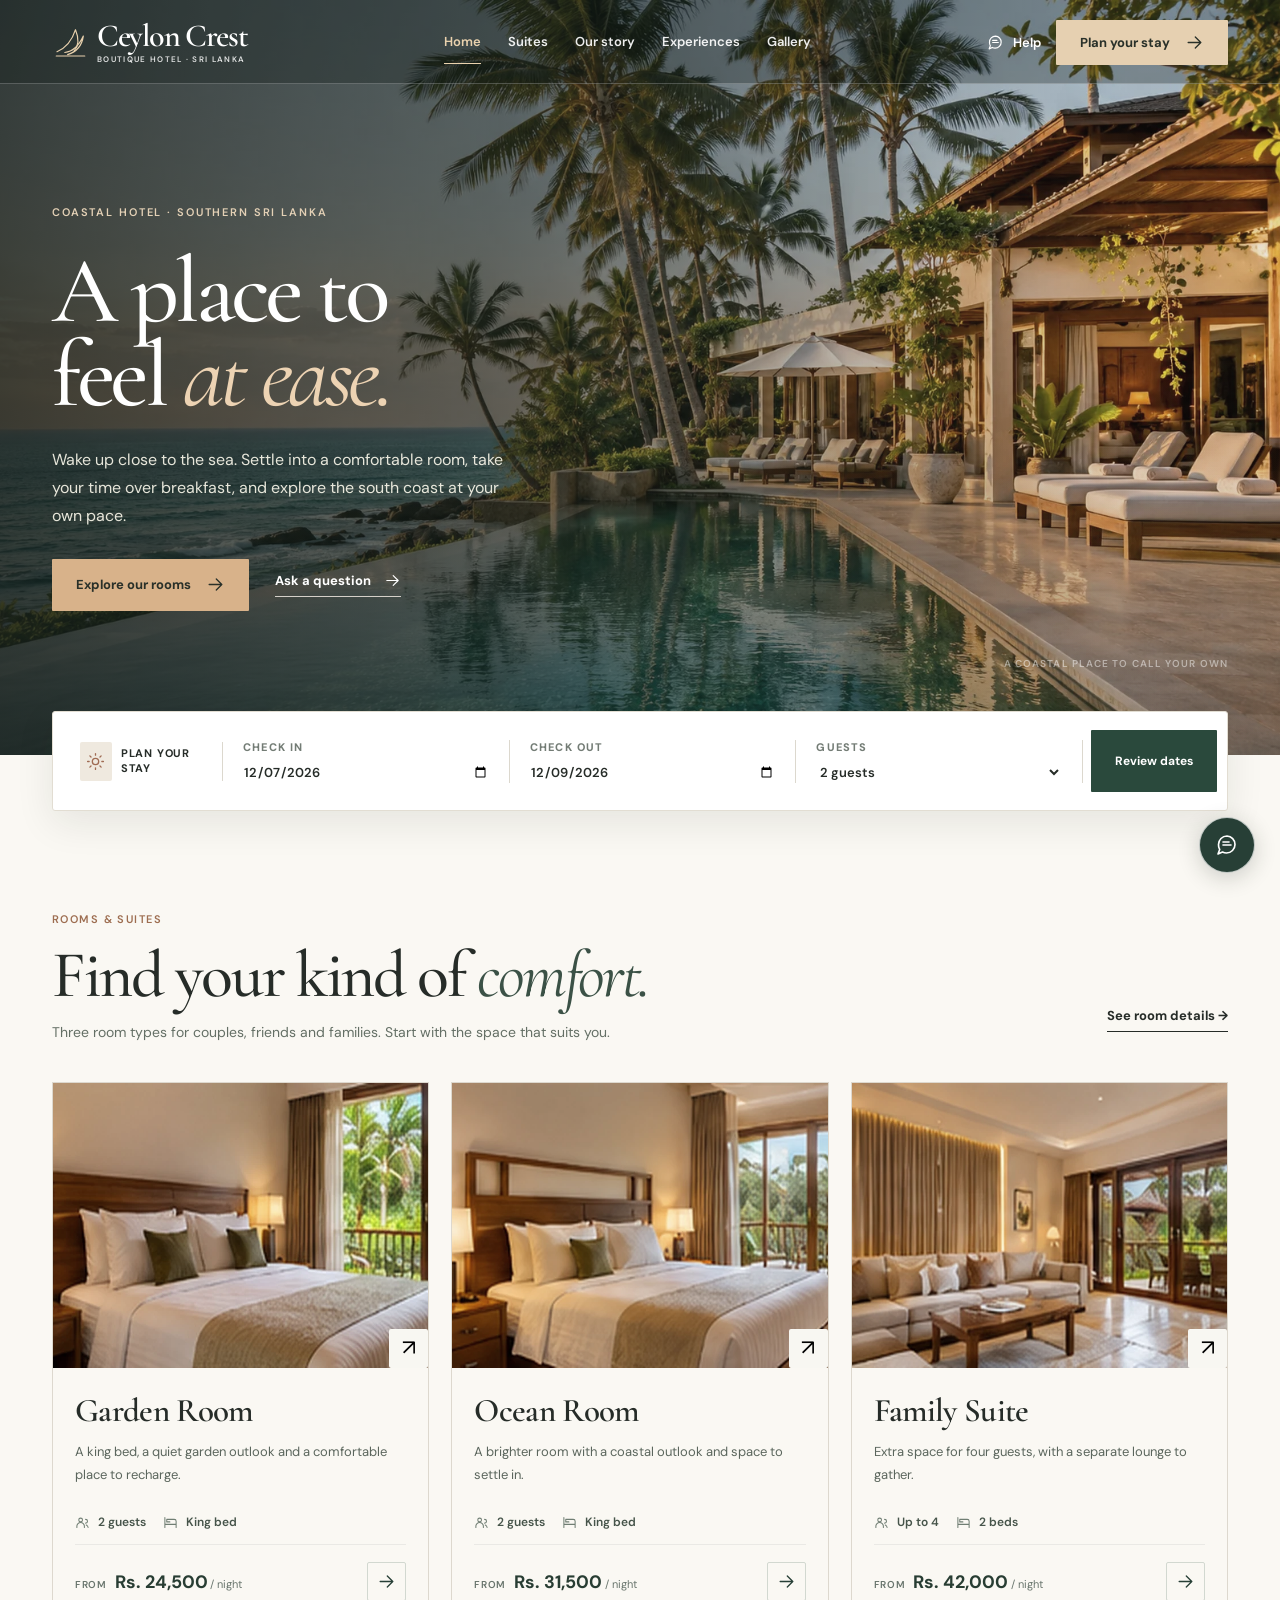
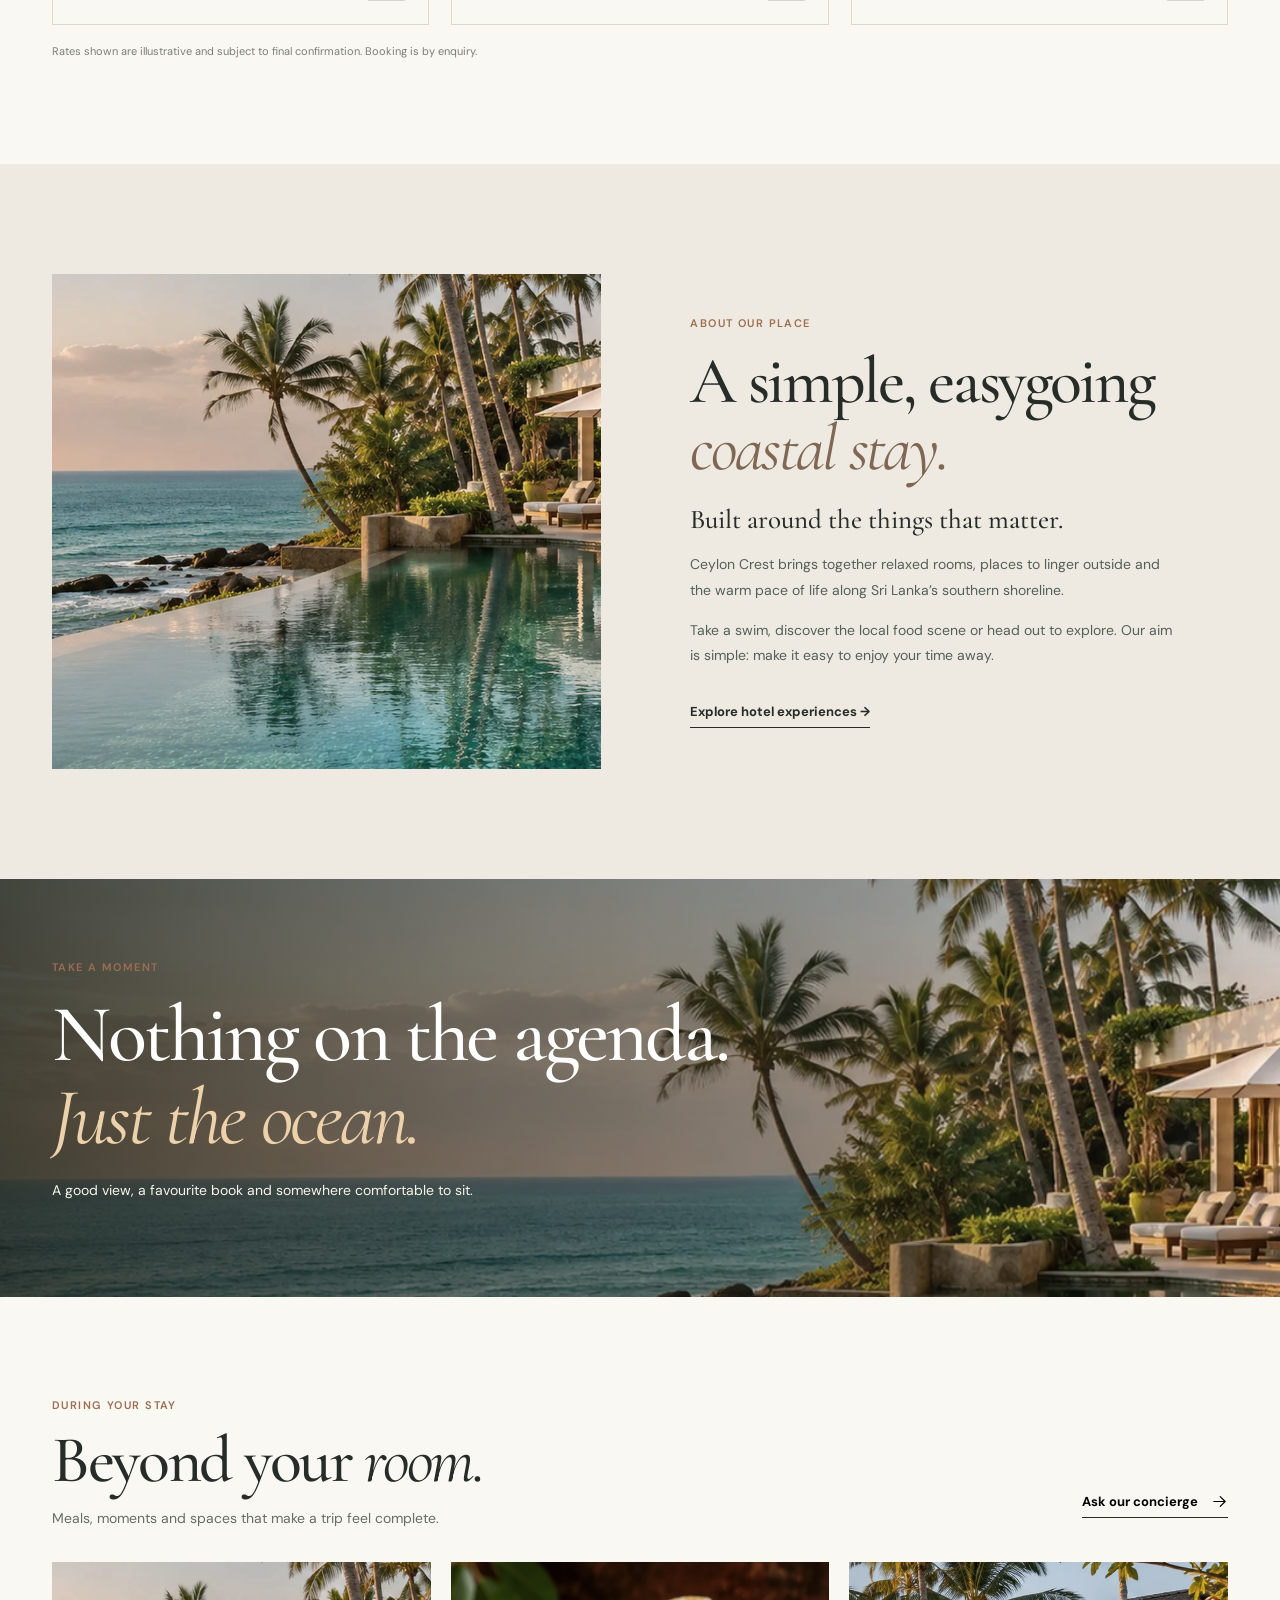
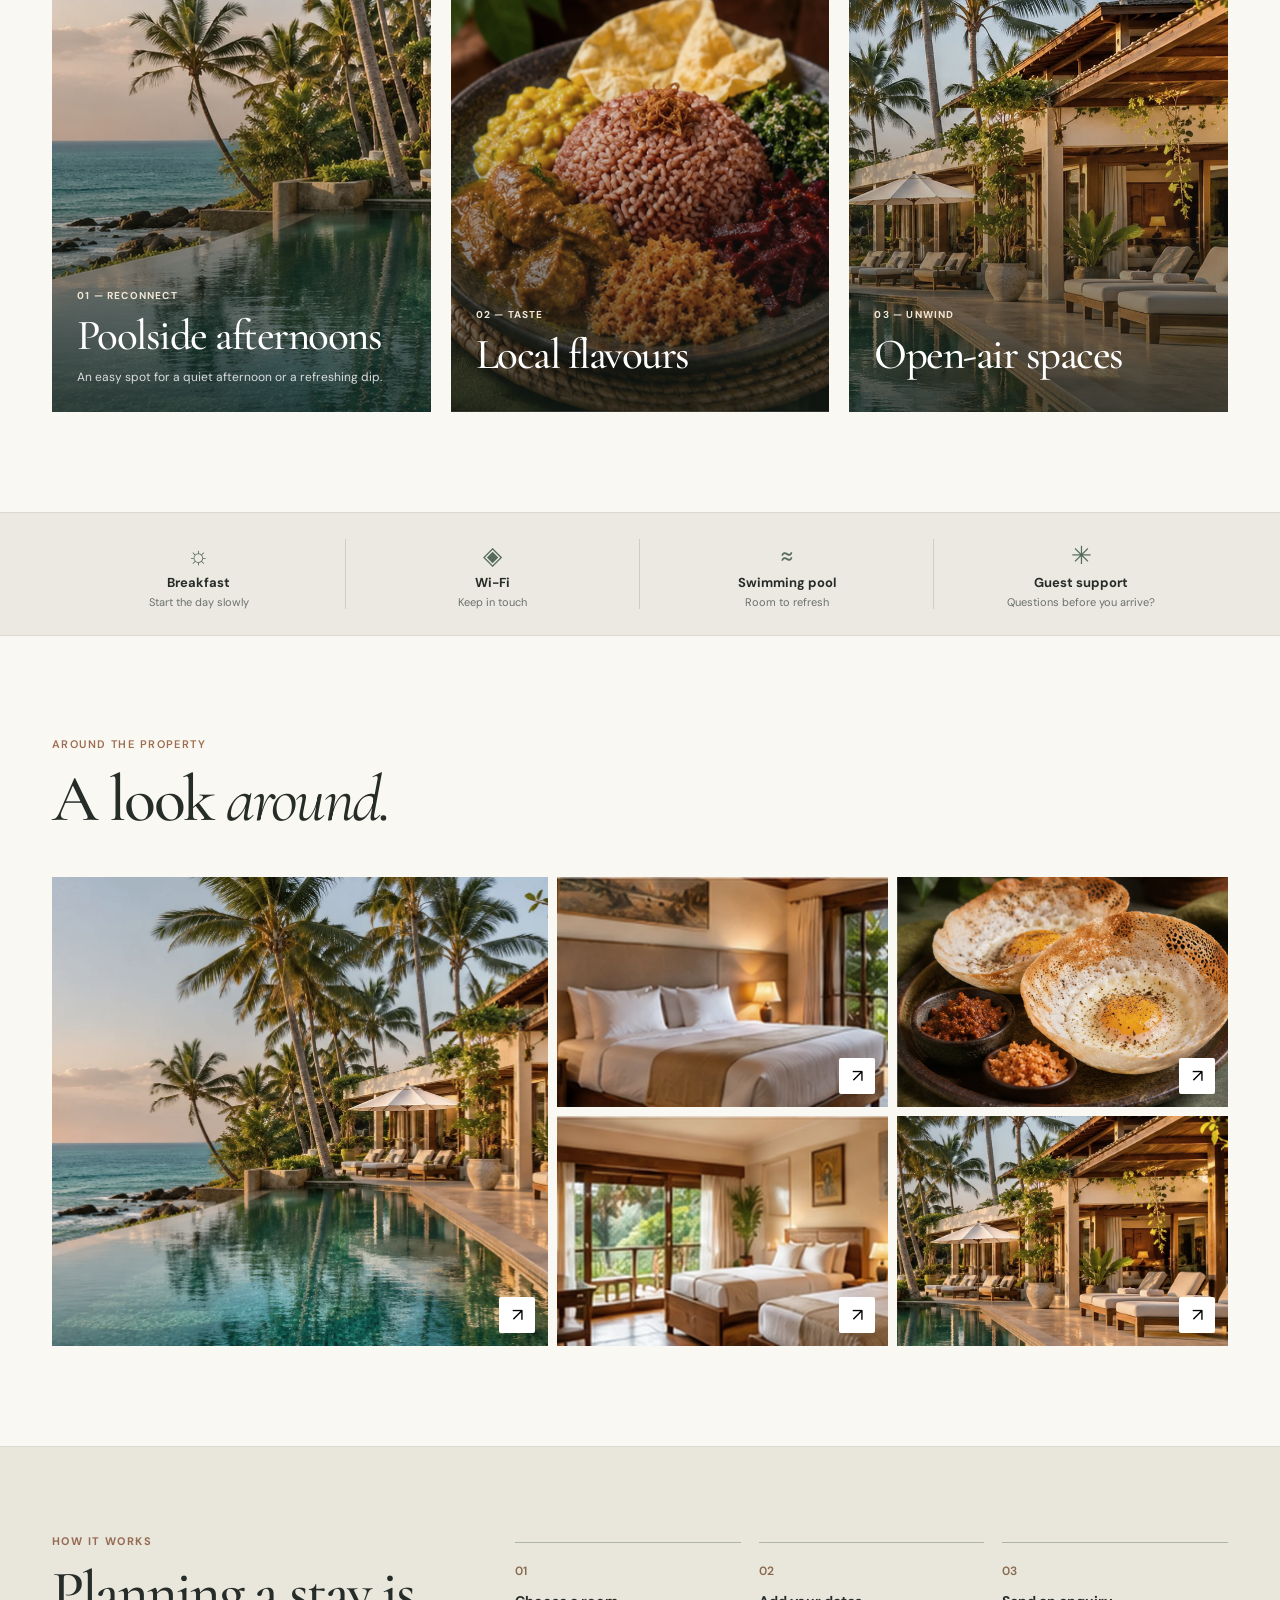
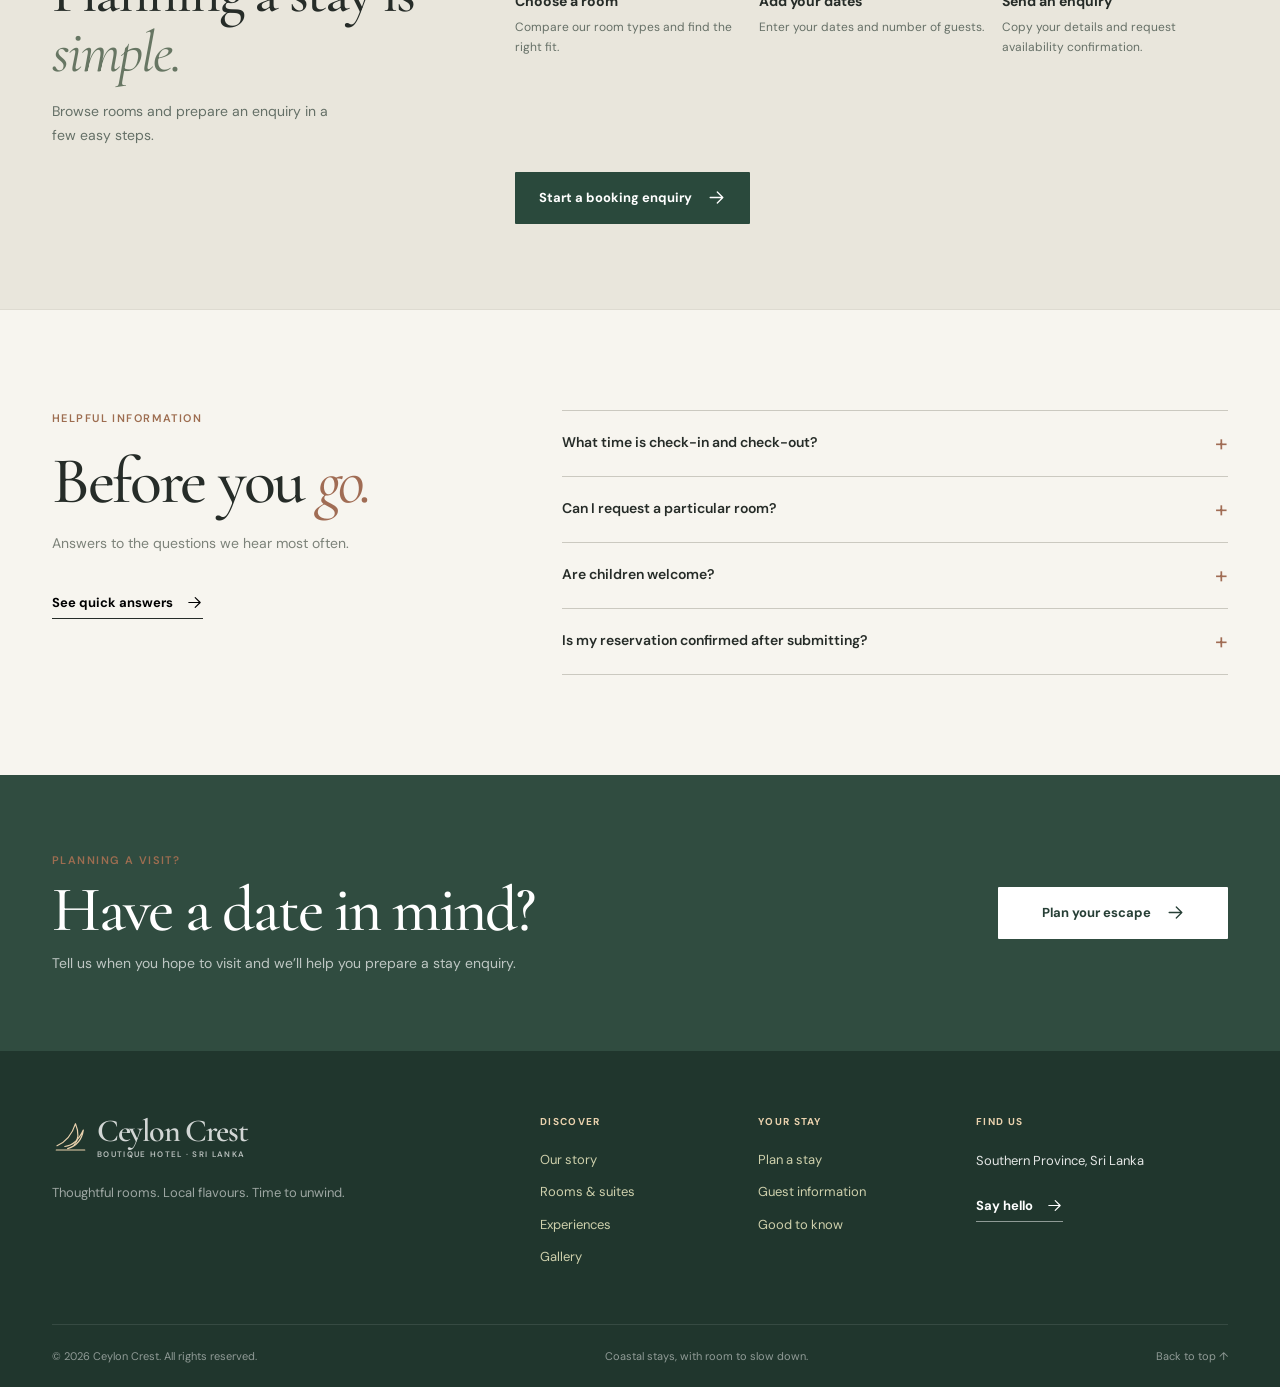
<file: index.html>
<!DOCTYPE html>

<html lang="en">
<head>
<meta charset="utf-8"/>
<meta content="width=device-width, initial-scale=1" name="viewport"/>
<meta content="#173e36" name="theme-color"/>
<meta content="Discover coastal rooms, island dining and thoughtful stays at Ceylon Crest. Browse room details and prepare a booking enquiry." name="description"/>
<title>Ceylon Crest — Coastal Boutique Stay | Sri Lanka</title>
<link href="assets/favicon.svg" rel="icon" type="image/svg+xml"/>
<link href="https://fonts.googleapis.com" rel="preconnect"/>
<link crossorigin="" href="https://fonts.gstatic.com" rel="preconnect"/>
<link href="https://fonts.googleapis.com/css2?family=Cormorant+Garamond:wght@400;500;600;700&amp;family=DM+Sans:wght@400;500;600;700&amp;family=Manrope:wght@400;500;600;700;800&amp;display=swap" rel="stylesheet"/>
<link href="assets/css/style.css" rel="stylesheet"/>
<link href="assets/css/editorial.css" rel="stylesheet"/>
<script defer="" src="assets/js/app.js"></script>
</head>
<body data-page="home">
<a class="skip-link" href="#main">Skip to content</a>
<svg aria-hidden="true" class="sprite" xmlns="http://www.w3.org/2000/svg"><symbol id="ico-arrow" viewbox="0 0 24 24"><path d="M4 12h16m-7-7 7 7-7 7"></path></symbol><symbol id="ico-calendar" viewbox="0 0 24 24"><rect height="16" rx="2" width="18" x="3" y="5"></rect><path d="M8 3v4m8-4v4M3 10h18"></path></symbol><symbol id="ico-people" viewbox="0 0 24 24"><circle cx="9" cy="8" r="3"></circle><path d="M3 20v-2a6 6 0 0 1 12 0v2M17 7a3 3 0 0 1 0 6m1 3a5 5 0 0 1 3 4"></path></symbol><symbol id="ico-bed" viewbox="0 0 24 24"><path d="M3 4v16m18-9v9M3 15h18M6 11V7h12a3 3 0 0 1 3 3v5M6 11h5"></path></symbol><symbol id="ico-sun" viewbox="0 0 24 24"><circle cx="12" cy="12" r="4"></circle><path d="M12 2v2m0 16v2M2 12h2m16 0h2M4.9 4.9l1.4 1.4m11.4 11.4 1.4 1.4M19.1 4.9l-1.4 1.4M6.3 17.7l-1.4 1.4"></path></symbol><symbol id="ico-message" viewbox="0 0 24 24"><path d="M20 11.5a8.5 8.5 0 0 1-8.5 8.5 9 9 0 0 1-4-1L3 21l1.7-4.5a9 9 0 0 1-1.2-5A8.5 8.5 0 0 1 12 3a8.5 8.5 0 0 1 8 8.5Z"></path><path d="M8 12h8M8 9h6"></path></symbol><symbol id="ico-check" viewbox="0 0 24 24"><path d="m5 12 4 4L19 6"></path></symbol><symbol id="ico-close" viewbox="0 0 24 24"><path d="M5 5l14 14M19 5 5 19"></path></symbol><symbol id="ico-menu" viewbox="0 0 24 24"><path d="M3 7h18M3 12h18M3 17h18"></path></symbol><symbol id="ico-spark" viewbox="0 0 24 24"><path d="m12 2 2 8 8 2-8 2-2 8-2-8-8-2 8-2 2-8Z"></path></symbol><symbol id="ico-down" viewbox="0 0 24 24"><path d="m5 9 7 7 7-7"></path></symbol><symbol id="ico-location" viewbox="0 0 24 24"><path d="M20 10c0 5-8 12-8 12S4 15 4 10a8 8 0 1 1 16 0Z"></path><circle cx="12" cy="10" r="2.5"></circle></symbol><symbol id="ico-clock" viewbox="0 0 24 24"><circle cx="12" cy="12" r="9"></circle><path d="M12 6v6l4 2"></path></symbol><symbol id="ico-mail" viewbox="0 0 24 24"><rect height="14" rx="2" width="18" x="3" y="5"></rect><path d="m4 6 8 7 8-7"></path></symbol><symbol id="ico-star" viewbox="0 0 24 24"><path d="m12 2 3 6 7 1-5 5 1.3 7L12 17.5 5.7 21 7 14 2 9l7-1 3-6Z"></path></symbol></svg>
<header class="site-header" id="site-header">
<div class="container header-inner">
<a aria-label="Ceylon Crest home" class="brand" href="index.html">
<span aria-hidden="true" class="brand-mark"><svg viewbox="0 0 52 52"><path d="M7 39c12-5 21-15 26-31 5 12 5 22-2 30"></path><path d="M18 40c12-1 20-10 26-23-2 14-9 22-22 26"></path><path d="M6 45h40"></path></svg></span>
<span class="brand-copy"><strong>Ceylon Crest</strong><small>BOUTIQUE HOTEL · SRI LANKA</small></span>
</a>
<nav aria-label="Main navigation" class="desktop-nav"><a class="active" href="#home">Home</a><a href="#rooms">Suites</a><a href="#story">Our story</a><a href="#experiences">Experiences</a><a href="#gallery">Gallery</a></nav>
<div class="nav-actions"><button class="text-nav-btn js-chat-open" type="button"><svg class="icon"><use href="#ico-message"></use></svg> Help</button><button class="button button-brass button-small js-book-open" type="button">Plan your stay <svg class="icon"><use href="#ico-arrow"></use></svg></button></div>
<button aria-controls="mobile-nav" aria-expanded="false" aria-label="Open menu" class="menu-toggle" type="button"><svg class="icon"><use href="#ico-menu"></use></svg></button>
</div>
<nav aria-label="Mobile navigation" class="mobile-nav" hidden="" id="mobile-nav"><a href="#home">Home</a><a href="#rooms">Rooms &amp; suites</a><a href="#story">Our story</a><a href="#experiences">Experiences</a><a href="#gallery">Gallery</a><button class="js-book-open" type="button">Book your stay <span>↗</span></button></nav>
</header>
<main id="main">
<section aria-labelledby="hero-title" class="hero" id="home">
<div aria-label="Coastal infinity pool and palm-fringed boutique hotel overlooking the sea" class="hero-media" role="img"></div>
<div class="hero-shade"></div>
<div class="container hero-inner"><div class="hero-copy reveal">
<div class="eyebrow eyebrow-light">COASTAL HOTEL · SOUTHERN SRI LANKA</div>
<h1 id="hero-title">A place to<br/>feel <em>at ease.</em></h1>
<p>Wake up close to the sea. Settle into a comfortable room, take your time over breakfast, and explore the south coast at your own pace.</p>
<div class="hero-links"><a class="button button-brass" href="#rooms">Explore our rooms <svg class="icon"><use href="#ico-arrow"></use></svg></a><button class="underlined-link light js-chat-open" type="button">Ask a question <svg class="icon"><use href="#ico-arrow"></use></svg></button></div>
</div></div>
<div aria-hidden="true" class="hero-corner-label">A COASTAL PLACE TO CALL YOUR OWN</div></section>
<section aria-label="Find a room" class="booking-strip-section">
<div class="container"><form class="booking-strip" id="quick-search">
<div class="strip-intro"><span class="strip-intro-icon"><svg class="icon"><use href="#ico-sun"></use></svg></span><span>PLAN YOUR STAY</span></div>
<label class="strip-field" for="quick-in"><span>CHECK IN</span><input id="quick-in" name="checkin" required="" type="date"/></label>
<label class="strip-field" for="quick-out"><span>CHECK OUT</span><input id="quick-out" name="checkout" required="" type="date"/></label>
<label class="strip-field" for="quick-guests"><span>GUESTS</span><select id="quick-guests" name="guests"><option value="1">1 guest</option><option selected="" value="2">2 guests</option><option value="3">3 guests</option><option value="4">4 guests</option><option value="5">5 guests</option><option value="6">6 guests</option></select></label>
<button class="button button-green strip-submit" type="submit">Review dates</button>
</form></div>
</section><section class="rooms-section section-pad" id="rooms"><div class="container"><div class="section-heading split-heading"><div><div class="eyebrow">ROOMS &amp; SUITES</div><h2>Find your kind of <em>comfort.</em></h2><p>Three room types for couples, friends and families. Start with the space that suits you.</p></div><a class="underlined-link" href="rooms.html">See room details →</a></div>
<div class="room-grid">
<article class="room-card reveal"><div class="room-card-image"><img alt="King bed and green tropical views in Garden Room" decoding="async" loading="eager" src="assets/images/room-garden.webp"/><button aria-label="View Garden Room details" class="room-view js-room-detail" data-room="garden" type="button">↗</button></div><div class="room-content"><div class="room-top"><h3>Garden Room</h3></div><p>A king bed, a quiet garden outlook and a comfortable place to recharge.</p><div class="room-meta"><span><svg class="icon"><use href="#ico-people"></use></svg> 2 guests</span><span><svg class="icon"><use href="#ico-bed"></use></svg> King bed</span></div><div class="room-bottom"><span>FROM <strong>Rs. 24,500</strong> <small>/ night</small></span><button aria-label="Enquire about Garden Room" class="link-arrow js-room-book" data-room="garden" type="button"><svg class="icon"><use href="#ico-arrow"></use></svg></button></div></div></article>
<article class="room-card reveal"><div class="room-card-image"><img alt="Sunlit Ocean Room with soft neutral bedding and terrace" decoding="async" loading="eager" src="assets/images/room-ocean.webp"/><button aria-label="View Ocean Room details" class="room-view js-room-detail" data-room="ocean" type="button">↗</button></div><div class="room-content"><div class="room-top"><h3>Ocean Room</h3></div><p>A brighter room with a coastal outlook and space to settle in.</p><div class="room-meta"><span><svg class="icon"><use href="#ico-people"></use></svg> 2 guests</span><span><svg class="icon"><use href="#ico-bed"></use></svg> King bed</span></div><div class="room-bottom"><span>FROM <strong>Rs. 31,500</strong> <small>/ night</small></span><button aria-label="Enquire about Ocean Room" class="link-arrow js-room-book" data-room="ocean" type="button"><svg class="icon"><use href="#ico-arrow"></use></svg></button></div></div></article>
<article class="room-card reveal"><div class="room-card-image"><img alt="Open plan suite with lounge and doors leading onto balcony" decoding="async" loading="eager" src="assets/images/room-suite.webp"/><button aria-label="View Family Suite details" class="room-view js-room-detail" data-room="family" type="button">↗</button></div><div class="room-content"><div class="room-top"><h3>Family Suite</h3></div><p>Extra space for four guests, with a separate lounge to gather.</p><div class="room-meta"><span><svg class="icon"><use href="#ico-people"></use></svg> Up to 4</span><span><svg class="icon"><use href="#ico-bed"></use></svg> 2 beds</span></div><div class="room-bottom"><span>FROM <strong>Rs. 42,000</strong> <small>/ night</small></span><button aria-label="Enquire about Family Suite" class="link-arrow js-room-book" data-room="family" type="button"><svg class="icon"><use href="#ico-arrow"></use></svg></button></div></div></article>
</div><div class="rooms-footnote"><span>Rates shown are illustrative and subject to final confirmation. Booking is by enquiry.</span></div>
</div></section>
<section class="intro-section section-pad" id="story"><div class="container intro-grid">
<div class="intro-image-stack reveal"><div class="intro-main-photo"><img alt="Palm-lined terrace beside the infinity pool" decoding="async" loading="eager" src="assets/images/pool-terrace.webp"/></div><div class="intro-small-photo"><img alt="Sri Lankan rice and curry lovingly prepared" decoding="async" loading="eager" src="assets/images/island-dining.webp"/></div></div>
<div class="intro-copy reveal"><div class="eyebrow">ABOUT OUR PLACE</div><h2>A simple, easygoing<br/><em>coastal stay.</em></h2><p class="lead">Built around the things that matter.</p><p>Ceylon Crest brings together relaxed rooms, places to linger outside and the warm pace of life along Sri Lanka’s southern shoreline.</p><p>Take a swim, discover the local food scene or head out to explore. Our aim is simple: make it easy to enjoy your time away.</p><a class="underlined-link" href="#experiences">Explore hotel experiences →</a></div>
</div></section>
<section aria-label="Our philosophy" class="fullbleed-quote"><img alt="Calm blue Indian Ocean at sunset" decoding="async" loading="eager" src="assets/images/ocean-view.webp"/><div class="fullbleed-shade"></div><div class="container"><span class="eyebrow eyebrow-light">TAKE A MOMENT</span><h2>Nothing on the agenda.<br/><em>Just the ocean.</em></h2><p>A good view, a favourite book and somewhere comfortable to sit.</p></div></section>
<section class="experiences-section section-pad" id="experiences"><div class="container"><div class="section-heading split-heading"><div><div class="eyebrow">DURING YOUR STAY</div><h2>Beyond your <em>room.</em></h2><p>Meals, moments and spaces that make a trip feel complete.</p></div><button class="underlined-link js-chat-open" type="button">Ask our concierge <svg class="icon"><use href="#ico-arrow"></use></svg></button></div>
<div class="experience-grid"><article class="exp-card exp-tall reveal"><img alt="Infinity pool by the ocean" decoding="async" loading="eager" src="assets/images/pool-terrace.webp"/><div class="exp-content"><span>01 — RECONNECT</span><h3>Poolside afternoons</h3><p>An easy spot for a quiet afternoon or a refreshing dip.</p></div></article><article class="exp-card reveal"><img alt="Sri Lankan rice and curry dishes" decoding="async" loading="eager" src="assets/images/island-dining.webp"/><div class="exp-content"><span>02 — TASTE</span><h3>Local flavours</h3></div></article><article class="exp-card reveal"><img alt="Tropical villa with open terrace" decoding="async" loading="eager" src="assets/images/sunset-villa.webp"/><div class="exp-content"><span>03 — UNWIND</span><h3>Open-air spaces</h3></div></article></div>
</div></section>
<section class="details-ribbon"><div class="container details-grid"><div><span class="details-icon">☼</span><strong>Breakfast</strong><small>Start the day slowly</small></div><div><span class="details-icon">◈</span><strong>Wi-Fi</strong><small>Keep in touch</small></div><div><span class="details-icon">≈</span><strong>Swimming pool</strong><small>Room to refresh</small></div><div><span class="details-icon">✳</span><strong>Guest support</strong><small>Questions before you arrive?</small></div></div></section>
<section class="gallery-section section-pad" id="gallery"><div class="container"><div class="section-heading split-heading"><div><div class="eyebrow">AROUND THE PROPERTY</div><h2>A look <em>around.</em></h2></div></div><div class="gallery-grid"><button class="gallery-item gallery-large js-gallery" data-caption="An endless afternoon by the sea" data-image="assets/images/coastal-hero.webp" type="button"><img alt="Ceylon Crest pool and palm trees" decoding="async" loading="eager" src="assets/images/coastal-hero.webp"/><span class="gallery-expand">↗</span></button><button class="gallery-item js-gallery" data-caption="Space to slow down" data-image="assets/images/room-balcony.webp" type="button"><img alt="Warm hotel room with greenery outside" decoding="async" loading="eager" src="assets/images/room-balcony.webp"/><span class="gallery-expand">↗</span></button><button class="gallery-item js-gallery" data-caption="Island flavours, always" data-image="assets/images/garden-breakfast.webp" type="button"><img alt="Sri Lankan curry from the island kitchen" decoding="async" loading="eager" src="assets/images/garden-breakfast.webp"/><span class="gallery-expand">↗</span></button><button class="gallery-item js-gallery" data-caption="Made for time together" data-image="assets/images/room-family.webp" type="button"><img alt="Family room with two beds" decoding="async" loading="eager" src="assets/images/room-family.webp"/><span class="gallery-expand">↗</span></button><button class="gallery-item js-gallery" data-caption="The last light of the day" data-image="assets/images/sunset-villa.webp" type="button"><img alt="Tropical villa in golden light" decoding="async" loading="eager" src="assets/images/sunset-villa.webp"/><span class="gallery-expand">↗</span></button></div></div></section>
<section aria-labelledby="planning-title" class="planning-section"><div class="container planning-inner"><div class="planning-head"><span class="section-kicker">HOW IT WORKS</span><h2 id="planning-title">Planning a stay is <em>simple.</em></h2><p>Browse rooms and prepare an enquiry in a few easy steps.</p></div><ol class="planning-list"><li><span>01</span><strong>Choose a room</strong><p>Compare our room types and find the right fit.</p></li><li><span>02</span><strong>Add your dates</strong><p>Enter your dates and number of guests.</p></li><li><span>03</span><strong>Send an enquiry</strong><p>Copy your details and request availability confirmation.</p></li></ol><button class="button button-green js-book-open" type="button">Start a booking enquiry <svg class="icon"><use href="#ico-arrow"></use></svg></button></div></section><section class="faq-section section-pad" id="faqs"><div class="container faq-grid"><div><div class="eyebrow">HELPFUL INFORMATION</div><h2>Before you <em>go.</em></h2><p>Answers to the questions we hear most often.</p><button class="underlined-link js-chat-open" type="button">See quick answers <svg class="icon"><use href="#ico-arrow"></use></svg></button></div><div class="faq-list"><details><summary>What time is check-in and check-out?<span>+</span></summary><p>Our suggested check-in is from 2:00 pm and check-out by 11:00 am. Please check with the hotel for final timings before travelling.</p></details><details><summary>Can I request a particular room?<span>+</span></summary><p>Of course. Select your preferred room when preparing an enquiry. Specific room availability and requests need to be confirmed by the hotel team.</p></details><details><summary>Are children welcome?<span>+</span></summary><p>Yes, our Family Suite is designed with extra space for up to four guests. For larger groups, please send an enquiry.</p></details><details><summary>Is my reservation confirmed after submitting?<span>+</span></summary><p>No. This website prepares a booking enquiry and estimated stay cost. An actual reservation requires confirmation directly from the hotel.</p></details></div></div></section>
<section class="last-cta"><div class="container last-cta-inner"><div><span class="eyebrow eyebrow-light">PLANNING A VISIT?</span><h2>Have a date in mind?</h2><p>Tell us when you hope to visit and we’ll help you prepare a stay enquiry.</p></div><button class="button button-white js-book-open" type="button">Plan your escape <svg class="icon"><use href="#ico-arrow"></use></svg></button></div></section>
</main>
<footer class="site-footer"><div class="container footer-main"><div class="footer-brand"><a class="brand footer-brand-logo" href="index.html"><span aria-hidden="true" class="brand-mark"><svg viewbox="0 0 52 52"><path d="M7 39c12-5 21-15 26-31 5 12 5 22-2 30"></path><path d="M18 40c12-1 20-10 26-23-2 14-9 22-22 26"></path><path d="M6 45h40"></path></svg></span><span class="brand-copy"><strong>Ceylon Crest</strong><small>BOUTIQUE HOTEL · SRI LANKA</small></span></a><p>Thoughtful rooms. Local flavours. Time to unwind.</p></div><div class="footer-col"><h4>DISCOVER</h4><a href="#story">Our story</a><a href="rooms.html">Rooms &amp; suites</a><a href="#experiences">Experiences</a><a href="#gallery">Gallery</a></div><div class="footer-col"><h4>YOUR STAY</h4><button class="footer-link js-book-open" type="button">Plan a stay</button><button class="footer-link js-chat-open" type="button">Guest information</button><a href="#faqs">Good to know</a></div><div class="footer-col footer-touch"><h4>FIND US</h4><p>Southern Province, Sri Lanka</p><button class="underlined-link js-chat-open" type="button">Say hello <svg class="icon"><use href="#ico-arrow"></use></svg></button></div></div><div class="container footer-bottom"><small>© <span id="year"></span> Ceylon Crest. All rights reserved.</small><small>Coastal stays, with room to slow down.</small><a href="#home">Back to top ↑</a></div></footer>
<div class="mobile-bottom-cta"><button class="js-book-open" type="button">Plan your stay <svg class="icon"><use href="#ico-arrow"></use></svg></button></div>
<button aria-controls="chat-window" aria-expanded="false" aria-label="Open concierge chat" class="chat-fab js-chat-toggle" type="button"><svg class="icon"><use href="#ico-message"></use></svg><span class="chat-notification"></span></button>
<section aria-hidden="true" aria-label="Hotel information assistant" class="chat-window" id="chat-window"><div class="chat-head"><div class="chat-avatar">CC</div><div><strong>Guest information</strong><span>Instant answers</span></div><button aria-label="Close chat" class="chat-close js-chat-toggle" type="button"><svg class="icon"><use href="#ico-close"></use></svg></button></div><div aria-live="polite" class="chat-transcript" id="chat-transcript" role="log"><div class="bubble bubble-bot">Hello, welcome to Ceylon Crest. Looking for a room, rates or general information? Choose a topic below.</div><div class="chat-quick" id="chat-quick"><button data-chat-quick="rooms" type="button">Our rooms</button><button data-chat-quick="booking" type="button">Plan a stay</button><button data-chat-quick="dining" type="button">Dining</button><button data-chat-quick="location" type="button">Location</button></div></div><form class="chat-form" id="chat-form"><input aria-label="Type a chat message" autocomplete="off" id="chat-input" maxlength="300" placeholder="Ask us anything..." required="" type="text"/><button aria-label="Send message" type="submit">➤</button></form><small class="chat-disclaimer">Automated FAQ assistant · No message is sent to the hotel</small></section>
<dialog aria-labelledby="booking-title" class="booking-dialog" id="booking-dialog"><div class="dialog-header"><div><span class="eyebrow">BOOKING ENQUIRY</span><h2 id="booking-title">Tell us about <em>your stay.</em></h2></div><button aria-label="Close booking" class="dialog-close js-dialog-close" type="button"><svg class="icon"><use href="#ico-close"></use></svg></button></div><div class="dialog-body"><p>Select your preferred dates and room. This form prepares an enquiry; availability is confirmed separately.</p><form id="booking-form"><div class="booking-fields"><label>CHECK IN<input id="modal-in" name="checkin" required="" type="date"/></label><label>CHECK OUT<input id="modal-out" name="checkout" required="" type="date"/></label><label>GUESTS<select id="modal-guests" name="guests"><option value="1">1 guest</option><option selected="" value="2">2 guests</option><option value="3">3 guests</option><option value="4">4 guests</option><option value="5">5 guests</option><option value="6">6 guests</option></select></label><label>YOUR ROOM<select id="modal-room" name="room"><option value="garden">Garden Room</option><option value="ocean">Ocean Room</option><option value="family">Family Suite</option></select></label><label class="span-2">YOUR NAME (OPTIONAL)<input id="modal-name" maxlength="80" name="name" placeholder="What should we call you?"/></label></div><p class="form-error" hidden="" id="booking-error" role="alert"></p><button class="button button-green button-block" type="submit">Review enquiry</button></form><div class="booking-result" hidden="" id="booking-result"><span class="result-tag">STAY ENQUIRY SUMMARY</span><h3 id="result-title"></h3><div id="result-summary"></div><strong class="result-total" id="result-total"></strong><p>Indicative pricing only. This is an enquiry summary, <strong>not a confirmed booking</strong>; no request has been sent.</p><div class="result-actions"><button class="button button-green" id="copy-enquiry" type="button">Copy enquiry details</button><button class="button button-outline" id="edit-enquiry" type="button">Edit details</button></div><small aria-live="polite" id="copy-feedback"></small></div></div></dialog>
<dialog class="lightbox" id="gallery-dialog"><button aria-label="Close picture" class="dialog-close js-lightbox-close" type="button"><svg class="icon"><use href="#ico-close"></use></svg></button><img alt="" id="gallery-full"/><p id="gallery-caption"></p></dialog>
<dialog class="room-dialog" id="room-dialog"><div class="room-dialog-grid"><img alt="" id="room-dialog-image" src="assets/images/room-garden.webp"/><div><button aria-label="Close room details" class="dialog-close js-room-close" type="button"><svg class="icon"><use href="#ico-close"></use></svg></button><span class="eyebrow">YOUR SPACE</span><h2 id="room-dialog-title"></h2><p id="room-dialog-desc"></p><div class="room-dialog-benefits">✓ Wi-Fi &amp; air conditioning<br/>✓ En-suite bathroom<br/>✓ Thoughtful room essentials</div><p id="room-dialog-price"></p><button class="button button-green js-detail-book" type="button">Enquire about this room <svg class="icon"><use href="#ico-arrow"></use></svg></button></div></div></dialog>
</body>
</html>
</file>
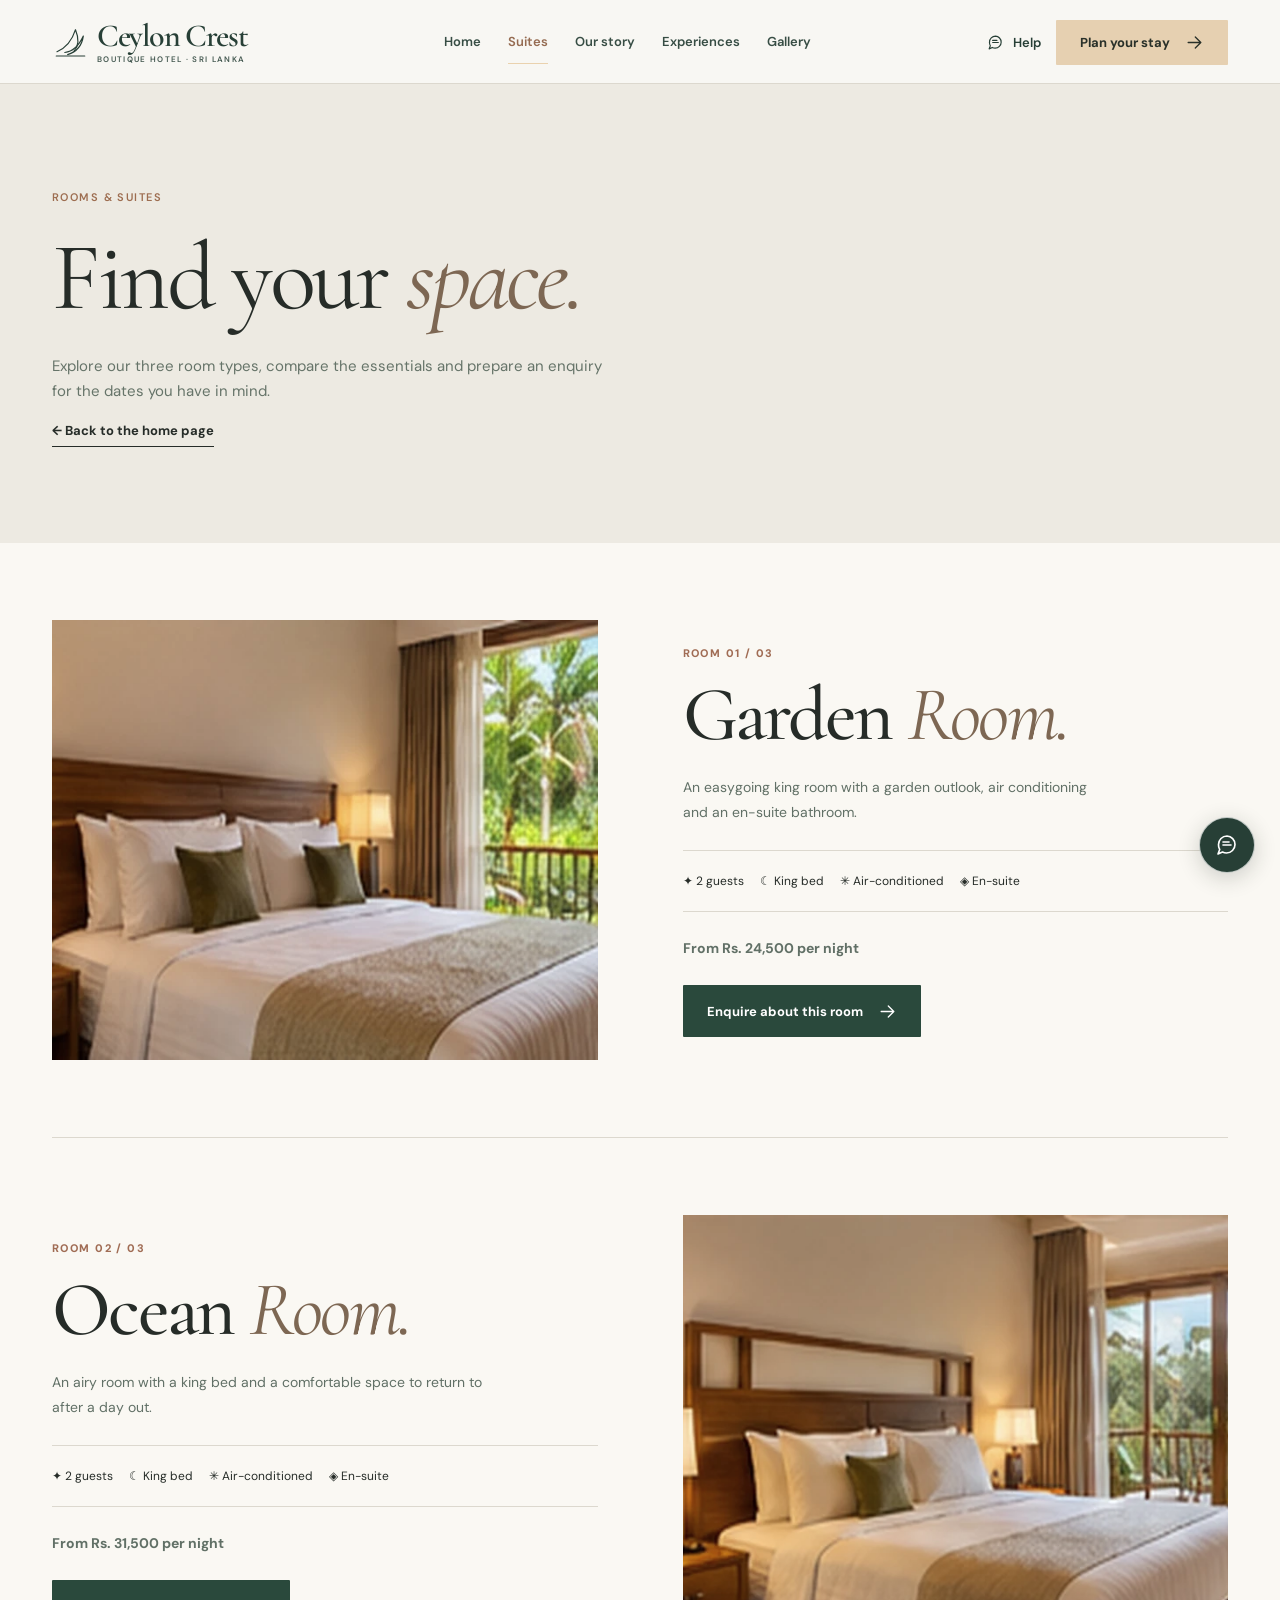
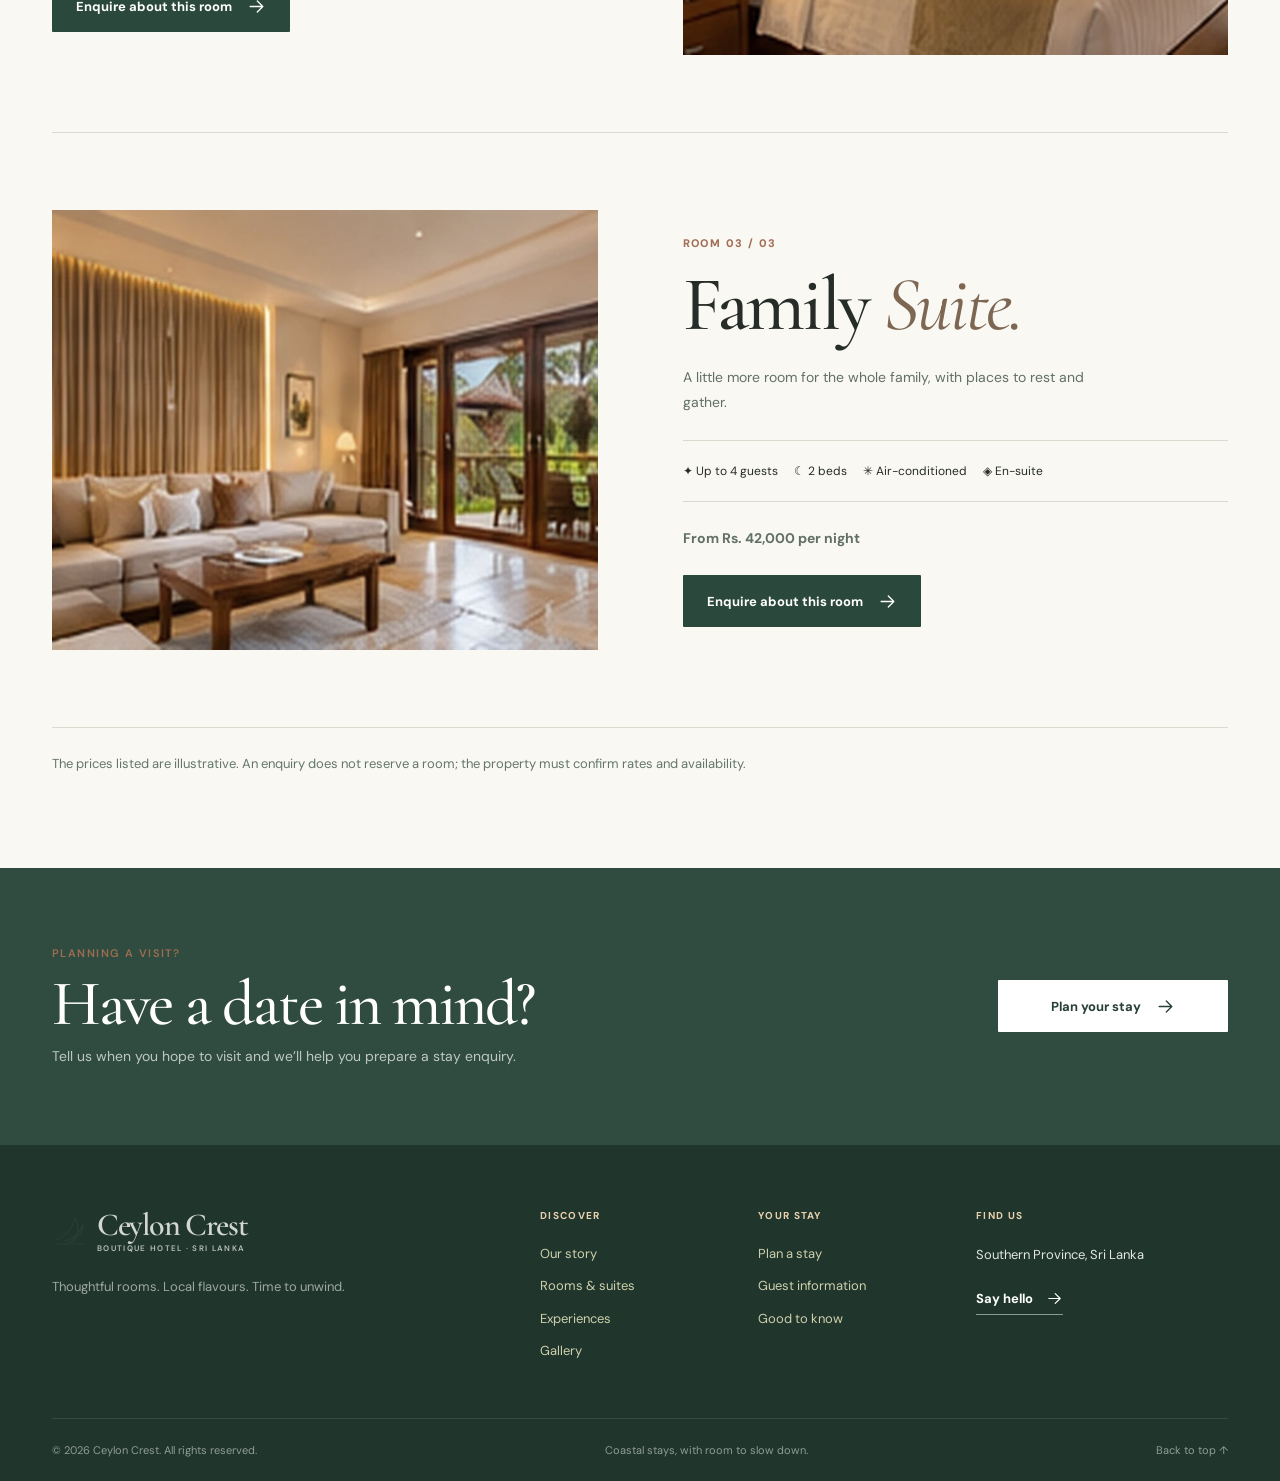
<file: rooms.html>
<!DOCTYPE html>

<html lang="en">
<head>
<meta charset="utf-8"/>
<meta content="width=device-width, initial-scale=1" name="viewport"/>
<meta content="#173e36" name="theme-color"/>
<meta content="Find your softer side of Sri Lanka at Ceylon Crest, a thoughtfully designed coastal retreat with intimate suites, island dining and quiet moments by the water." name="description"/>
<title>Rooms &amp; Suites | Ceylon Crest Hotel</title>
<link href="assets/favicon.svg" rel="icon" type="image/svg+xml"/>
<link href="https://fonts.googleapis.com" rel="preconnect"/>
<link crossorigin="" href="https://fonts.gstatic.com" rel="preconnect"/>
<link href="https://fonts.googleapis.com/css2?family=Cormorant+Garamond:wght@400;500;600;700&amp;family=DM+Sans:wght@400;500;600;700&amp;family=Manrope:wght@400;500;600;700;800&amp;display=swap" rel="stylesheet"/>
<link href="assets/css/style.css" rel="stylesheet"/>
<link href="assets/css/editorial.css" rel="stylesheet"/>
<script defer="" src="assets/js/app.js"></script>
</head>
<body class="rooms-page" data-page="rooms">
<a class="skip-link" href="#main">Skip to content</a>
<svg aria-hidden="true" class="sprite" xmlns="http://www.w3.org/2000/svg"><symbol id="ico-arrow" viewbox="0 0 24 24"><path d="M4 12h16m-7-7 7 7-7 7"></path></symbol><symbol id="ico-calendar" viewbox="0 0 24 24"><rect height="16" rx="2" width="18" x="3" y="5"></rect><path d="M8 3v4m8-4v4M3 10h18"></path></symbol><symbol id="ico-people" viewbox="0 0 24 24"><circle cx="9" cy="8" r="3"></circle><path d="M3 20v-2a6 6 0 0 1 12 0v2M17 7a3 3 0 0 1 0 6m1 3a5 5 0 0 1 3 4"></path></symbol><symbol id="ico-bed" viewbox="0 0 24 24"><path d="M3 4v16m18-9v9M3 15h18M6 11V7h12a3 3 0 0 1 3 3v5M6 11h5"></path></symbol><symbol id="ico-sun" viewbox="0 0 24 24"><circle cx="12" cy="12" r="4"></circle><path d="M12 2v2m0 16v2M2 12h2m16 0h2M4.9 4.9l1.4 1.4m11.4 11.4 1.4 1.4M19.1 4.9l-1.4 1.4M6.3 17.7l-1.4 1.4"></path></symbol><symbol id="ico-message" viewbox="0 0 24 24"><path d="M20 11.5a8.5 8.5 0 0 1-8.5 8.5 9 9 0 0 1-4-1L3 21l1.7-4.5a9 9 0 0 1-1.2-5A8.5 8.5 0 0 1 12 3a8.5 8.5 0 0 1 8 8.5Z"></path><path d="M8 12h8M8 9h6"></path></symbol><symbol id="ico-check" viewbox="0 0 24 24"><path d="m5 12 4 4L19 6"></path></symbol><symbol id="ico-close" viewbox="0 0 24 24"><path d="M5 5l14 14M19 5 5 19"></path></symbol><symbol id="ico-menu" viewbox="0 0 24 24"><path d="M3 7h18M3 12h18M3 17h18"></path></symbol><symbol id="ico-spark" viewbox="0 0 24 24"><path d="m12 2 2 8 8 2-8 2-2 8-2-8-8-2 8-2 2-8Z"></path></symbol><symbol id="ico-down" viewbox="0 0 24 24"><path d="m5 9 7 7 7-7"></path></symbol><symbol id="ico-location" viewbox="0 0 24 24"><path d="M20 10c0 5-8 12-8 12S4 15 4 10a8 8 0 1 1 16 0Z"></path><circle cx="12" cy="10" r="2.5"></circle></symbol><symbol id="ico-clock" viewbox="0 0 24 24"><circle cx="12" cy="12" r="9"></circle><path d="M12 6v6l4 2"></path></symbol><symbol id="ico-mail" viewbox="0 0 24 24"><rect height="14" rx="2" width="18" x="3" y="5"></rect><path d="m4 6 8 7 8-7"></path></symbol><symbol id="ico-star" viewbox="0 0 24 24"><path d="m12 2 3 6 7 1-5 5 1.3 7L12 17.5 5.7 21 7 14 2 9l7-1 3-6Z"></path></symbol></svg>
<header class="site-header" id="site-header">
<div class="container header-inner">
<a aria-label="Ceylon Crest home" class="brand" href="index.html">
<span aria-hidden="true" class="brand-mark"><svg viewbox="0 0 52 52"><path d="M7 39c12-5 21-15 26-31 5 12 5 22-2 30"></path><path d="M18 40c12-1 20-10 26-23-2 14-9 22-22 26"></path><path d="M6 45h40"></path></svg></span>
<span class="brand-copy"><strong>Ceylon Crest</strong><small>BOUTIQUE HOTEL · SRI LANKA</small></span>
</a>
<nav aria-label="Main navigation" class="desktop-nav"><a href="index.html#home">Home</a><a class="active" href="rooms.html">Suites</a><a href="index.html#story">Our story</a><a href="index.html#experiences">Experiences</a><a href="index.html#gallery">Gallery</a></nav>
<div class="nav-actions"><button class="text-nav-btn js-chat-open" type="button"><svg class="icon"><use href="#ico-message"></use></svg> Help</button><button class="button button-brass button-small js-book-open" type="button">Plan your stay <svg class="icon"><use href="#ico-arrow"></use></svg></button></div>
<button aria-controls="mobile-nav" aria-expanded="false" aria-label="Open menu" class="menu-toggle" type="button"><svg class="icon"><use href="#ico-menu"></use></svg></button>
</div>
<nav aria-label="Mobile navigation" class="mobile-nav" hidden="" id="mobile-nav"><a href="index.html#home">Home</a><a href="index.html#rooms">Rooms &amp; suites</a><a href="index.html#story">Our story</a><a href="index.html#experiences">Experiences</a><a href="index.html#gallery">Gallery</a><button class="js-book-open" type="button">Book your stay <span>↗</span></button></nav>
</header>
<main id="main"><section class="inner-hero"><div class="container"><div class="eyebrow">ROOMS &amp; SUITES</div><h1>Find your <em>space.</em></h1><p>Explore our three room types, compare the essentials and prepare an enquiry for the dates you have in mind.</p><a class="underlined-link" href="index.html">← Back to the home page</a></div></section><div class="container inner-rooms"><section class="inner-room-row reveal"><img alt="Garden Room bedroom view" decoding="async" loading="eager" src="assets/images/room-garden.webp"/><div><span class="room-label">ROOM 01 / 03</span><h2>Garden <em>Room.</em></h2><p>An easygoing king room with a garden outlook, air conditioning and an en-suite bathroom.</p><div class="inner-room-specs"><span>✦ 2 guests</span><span>☾ King bed</span><span>✳ Air-conditioned</span><span>◈ En-suite</span></div><p><strong>From Rs. 24,500 per night</strong></p><button class="button button-green js-room-book" data-room="garden" type="button">Enquire about this room <svg class="icon"><use href="#ico-arrow"></use></svg></button></div></section><section class="inner-room-row reveal"><img alt="Ocean Room bedroom view" decoding="async" loading="eager" src="assets/images/room-ocean.webp"/><div><span class="room-label">ROOM 02 / 03</span><h2>Ocean <em>Room.</em></h2><p>An airy room with a king bed and a comfortable space to return to after a day out.</p><div class="inner-room-specs"><span>✦ 2 guests</span><span>☾ King bed</span><span>✳ Air-conditioned</span><span>◈ En-suite</span></div><p><strong>From Rs. 31,500 per night</strong></p><button class="button button-green js-room-book" data-room="ocean" type="button">Enquire about this room <svg class="icon"><use href="#ico-arrow"></use></svg></button></div></section><section class="inner-room-row reveal"><img alt="Family Suite bedroom view" decoding="async" loading="eager" src="assets/images/room-suite.webp"/><div><span class="room-label">ROOM 03 / 03</span><h2>Family <em>Suite.</em></h2><p>A little more room for the whole family, with places to rest and gather.</p><div class="inner-room-specs"><span>✦ Up to 4 guests</span><span>☾ 2 beds</span><span>✳ Air-conditioned</span><span>◈ En-suite</span></div><p><strong>From Rs. 42,000 per night</strong></p><button class="button button-green js-room-book" data-room="family" type="button">Enquire about this room <svg class="icon"><use href="#ico-arrow"></use></svg></button></div></section><p style="padding:25px 0 80px;color:#63766a;font-size:13px">The prices listed are illustrative. An enquiry does not reserve a room; the property must confirm rates and availability.</p></div><section class="last-cta"><div class="container last-cta-inner"><div><span class="eyebrow eyebrow-light">PLANNING A VISIT?</span><h2>Have a date in mind?</h2><p>Tell us when you hope to visit and we’ll help you prepare a stay enquiry.</p></div><button class="button button-white js-book-open" type="button">Plan your stay <svg class="icon"><use href="#ico-arrow"></use></svg></button></div></section></main> <footer class="site-footer"><div class="container footer-main"><div class="footer-brand"><a class="brand footer-brand-logo" href="index.html"><span aria-hidden="true" class="brand-mark"><svg viewbox="0 0 52 52"><path d="M7 39c12-5 21-15 26-31 5 12 5 22-2 30"></path><path d="M18 40c12-1 20-10 26-23-2 14-9 22-22 26"></path><path d="M6 45h40"></path></svg></span><span class="brand-copy"><strong>Ceylon Crest</strong><small>BOUTIQUE HOTEL · SRI LANKA</small></span></a><p>Thoughtful rooms. Local flavours. Time to unwind.</p></div><div class="footer-col"><h4>DISCOVER</h4><a href="index.html#story">Our story</a><a href="rooms.html">Rooms &amp; suites</a><a href="index.html#experiences">Experiences</a><a href="index.html#gallery">Gallery</a></div><div class="footer-col"><h4>YOUR STAY</h4><button class="footer-link js-book-open" type="button">Plan a stay</button><button class="footer-link js-chat-open" type="button">Guest information</button><a href="index.html#faqs">Good to know</a></div><div class="footer-col footer-touch"><h4>FIND US</h4><p>Southern Province, Sri Lanka</p><button class="underlined-link js-chat-open" type="button">Say hello <svg class="icon"><use href="#ico-arrow"></use></svg></button></div></div><div class="container footer-bottom"><small>© <span id="year"></span> Ceylon Crest. All rights reserved.</small><small>Coastal stays, with room to slow down.</small><a href="index.html#home">Back to top ↑</a></div></footer>
<div class="mobile-bottom-cta"><button class="js-book-open" type="button">Plan your stay <svg class="icon"><use href="#ico-arrow"></use></svg></button></div>
<button aria-controls="chat-window" aria-expanded="false" aria-label="Open concierge chat" class="chat-fab js-chat-toggle" type="button"><svg class="icon"><use href="#ico-message"></use></svg><span class="chat-notification"></span></button>
<section aria-hidden="true" aria-label="Hotel information assistant" class="chat-window" id="chat-window"><div class="chat-head"><div class="chat-avatar">CC</div><div><strong>Guest information</strong><span>Instant answers</span></div><button aria-label="Close chat" class="chat-close js-chat-toggle" type="button"><svg class="icon"><use href="#ico-close"></use></svg></button></div><div aria-live="polite" class="chat-transcript" id="chat-transcript" role="log"><div class="bubble bubble-bot">Hello, welcome to Ceylon Crest. Looking for a room, rates or general information? Choose a topic below.</div><div class="chat-quick" id="chat-quick"><button data-chat-quick="rooms" type="button">Our rooms</button><button data-chat-quick="booking" type="button">Plan a stay</button><button data-chat-quick="dining" type="button">Dining</button><button data-chat-quick="location" type="button">Location</button></div></div><form class="chat-form" id="chat-form"><input aria-label="Type a chat message" autocomplete="off" id="chat-input" maxlength="300" placeholder="Ask us anything..." required="" type="text"/><button aria-label="Send message" type="submit">➤</button></form><small class="chat-disclaimer">Automated FAQ assistant · No message is sent to the hotel</small></section>
<dialog aria-labelledby="booking-title" class="booking-dialog" id="booking-dialog"><div class="dialog-header"><div><span class="eyebrow">BOOKING ENQUIRY</span><h2 id="booking-title">Tell us about <em>your stay.</em></h2></div><button aria-label="Close booking" class="dialog-close js-dialog-close" type="button"><svg class="icon"><use href="#ico-close"></use></svg></button></div><div class="dialog-body"><p>Select your preferred dates and room. This form prepares an enquiry; availability is confirmed separately.</p><form id="booking-form"><div class="booking-fields"><label>CHECK IN<input id="modal-in" name="checkin" required="" type="date"/></label><label>CHECK OUT<input id="modal-out" name="checkout" required="" type="date"/></label><label>GUESTS<select id="modal-guests" name="guests"><option value="1">1 guest</option><option selected="" value="2">2 guests</option><option value="3">3 guests</option><option value="4">4 guests</option><option value="5">5 guests</option><option value="6">6 guests</option></select></label><label>YOUR ROOM<select id="modal-room" name="room"><option value="garden">Garden Room</option><option value="ocean">Ocean Room</option><option value="family">Family Suite</option></select></label><label class="span-2">YOUR NAME (OPTIONAL)<input id="modal-name" maxlength="80" name="name" placeholder="What should we call you?"/></label></div><p class="form-error" hidden="" id="booking-error" role="alert"></p><button class="button button-green button-block" type="submit">Review enquiry</button></form><div class="booking-result" hidden="" id="booking-result"><span class="result-tag">STAY ENQUIRY SUMMARY</span><h3 id="result-title"></h3><div id="result-summary"></div><strong class="result-total" id="result-total"></strong><p>Indicative pricing only. This is an enquiry summary, <strong>not a confirmed booking</strong>; no request has been sent.</p><div class="result-actions"><button class="button button-green" id="copy-enquiry" type="button">Copy enquiry details</button><button class="button button-outline" id="edit-enquiry" type="button">Edit details</button></div><small aria-live="polite" id="copy-feedback"></small></div></div></dialog>
<dialog class="lightbox" id="gallery-dialog"><button aria-label="Close picture" class="dialog-close js-lightbox-close" type="button"><svg class="icon"><use href="#ico-close"></use></svg></button><img alt="" id="gallery-full"/><p id="gallery-caption"></p></dialog>
<dialog class="room-dialog" id="room-dialog"><div class="room-dialog-grid"><img alt="" id="room-dialog-image" src="assets/images/room-garden.webp"/><div><button aria-label="Close room details" class="dialog-close js-room-close" type="button"><svg class="icon"><use href="#ico-close"></use></svg></button><span class="eyebrow">YOUR SPACE</span><h2 id="room-dialog-title"></h2><p id="room-dialog-desc"></p><div class="room-dialog-benefits">✓ Wi-Fi &amp; air conditioning<br/>✓ En-suite bathroom<br/>✓ Thoughtful room essentials</div><p id="room-dialog-price"></p><button class="button button-green js-detail-book" type="button">Enquire about this room <svg class="icon"><use href="#ico-arrow"></use></svg></button></div></div></dialog>
</body></html>
</file>
<file: assets/css/style.css>
/* Ceylon Crest — handcrafted visual system */
:root{--ink:#21342f;--forest:#173d34;--forest-2:#254e41;--sage:#7b9184;--cream:#fbf8f1;--sand:#f3eee5;--line:#dfddd4;--gold:#d4a56d;--gold-light:#edcf9d;--terra:#b86f52;--white:#fff;--shadow:0 16px 50px rgba(28,36,30,.09);--font-display:'Playfair Display',Georgia,serif;--font-body:'DM Sans',Arial,sans-serif;--font-ui:'Manrope',Arial,sans-serif;--page:1280px;--ease:cubic-bezier(.2,.75,.2,1)}
*,*:before,*:after{box-sizing:border-box}html{scroll-behavior:smooth;scroll-padding-top:90px}body{margin:0;color:var(--ink);background:var(--cream);font-family:var(--font-body);-webkit-font-smoothing:antialiased;overflow-x:hidden}body.modal-open{overflow:hidden}a{color:inherit;text-decoration:none}button,input,select{font:inherit}button{cursor:pointer}button:disabled{cursor:not-allowed;opacity:.58}img{display:block;width:100%;height:auto}svg{display:block}h1,h2,h3,h4,p{margin-top:0}h1,h2,h3{font-family:var(--font-display);font-weight:400;letter-spacing:-.035em}h2{font-size:clamp(2.75rem,4.5vw,4.7rem);line-height:1.15}h2 em,h1 em,h3 em{font-weight:400}p{line-height:1.75}::selection{background:var(--gold-light);color:var(--forest)}:focus-visible{outline:3px solid var(--gold);outline-offset:4px}.sprite{position:absolute;width:0;height:0;overflow:hidden}.icon{width:19px;height:19px;fill:none;stroke:currentColor;stroke-width:1.65;stroke-linecap:round;stroke-linejoin:round;flex:none}.container{width:min(var(--page),calc(100% - 100px));margin:0 auto}.section-pad{padding:125px 0}.skip-link{position:fixed;z-index:9000;top:-60px;left:16px;padding:12px 16px;background:#fff;color:var(--ink)}.skip-link:focus{top:12px}
.button{display:inline-flex;align-items:center;justify-content:center;gap:19px;border:none;min-height:55px;padding:14px 25px;font-family:var(--font-ui);font-size:12px;font-weight:800;letter-spacing:.025em;white-space:nowrap;transition:transform .28s var(--ease),background .28s var(--ease),box-shadow .28s var(--ease);border-radius:3px}.button:hover{transform:translateY(-3px);box-shadow:0 12px 28px #0000001f}.button-brass{background:var(--gold);color:#1f2b22}.button-brass:hover{background:#eac28d}.button-green{background:var(--forest);color:#fff}.button-green:hover{background:#2b574a}.button-white{background:#fff;color:var(--forest)}.button-outline{border:1px solid var(--forest);background:transparent;color:var(--forest)}.button-small{min-height:45px;padding:12px 16px}.button-block{width:100%;margin-top:18px}.underlined-link{display:inline-flex;align-items:center;gap:23px;border:0;border-bottom:1px solid var(--ink);background:none;padding:0 0 11px;font-size:12px;font-family:var(--font-ui);font-weight:800;letter-spacing:.02em;transition:gap .25s,color .25s}.underlined-link:hover{gap:30px;color:var(--terra)}.underlined-link.light{border-bottom-color:#fffe;color:#fff}.underlined-link .icon{width:17px;height:17px}
.eyebrow{display:flex;align-items:center;gap:14px;color:var(--terra);font-size:10px;letter-spacing:.25em;font-family:var(--font-ui);font-weight:800;line-height:1.5}.eyebrow-line{height:1px;width:27px;background:currentColor}.eyebrow-light{color:#f1dec8}.section-heading{margin-bottom:43px}.section-heading h2{margin:17px 0 14px}.section-heading p{font-size:14px;color:#69716b;margin:0}.split-heading{display:flex;justify-content:space-between;align-items:end;gap:25px}.split-heading .underlined-link{margin-bottom:12px}
/* Navigation */
.site-header{z-index:100;position:fixed;inset:0 0 auto;height:91px;color:#fff;transition:background .3s,box-shadow .3s}.site-header.scrolled,.site-header.nav-open{background:var(--forest);box-shadow:0 7px 25px #10261b21}.header-inner{display:flex;align-items:center;justify-content:space-between;height:91px;gap:25px}.brand{display:flex;align-items:center;gap:10px;min-width:210px}.brand-mark{display:grid;place-items:center;width:43px;height:52px}.brand-mark svg{width:43px;height:43px;fill:none;stroke:var(--gold-light);stroke-width:2.2;stroke-linecap:round;stroke-linejoin:round}.brand-copy strong{display:block;font-family:var(--font-display);font-size:28px;line-height:1;letter-spacing:-.075em;white-space:nowrap;font-weight:600}.brand-copy strong em{color:var(--gold-light)}.brand-copy small{display:block;margin-top:7px;font-family:var(--font-ui);font-size:8px;letter-spacing:.255em;font-weight:700;white-space:nowrap}.desktop-nav{display:flex;align-items:center;gap:28px;margin:auto}.desktop-nav a{position:relative;white-space:nowrap;font-family:var(--font-ui);font-size:12px;font-weight:700;letter-spacing:.02em;opacity:.88;padding:15px 0}.desktop-nav a:hover,.desktop-nav a.active{opacity:1;color:var(--gold-light)}.desktop-nav a.active:after{content:'';position:absolute;left:0;right:0;bottom:0;height:1px;background:var(--gold-light)}.nav-actions{display:flex;align-items:center;gap:17px}.text-nav-btn{display:flex;align-items:center;gap:9px;color:#fff;background:none;border:none;font-size:12px;font-family:var(--font-ui);font-weight:700}.text-nav-btn .icon{width:17px}.menu-toggle{display:none;border:none;background:none;color:white;padding:12px}.mobile-nav{position:absolute;top:91px;left:0;right:0;background:var(--forest);padding:18px max(30px,6vw) 30px;box-shadow:0 18px 22px #1329212a}.mobile-nav[hidden]{display:none!important}.mobile-nav a,.mobile-nav button{display:flex;justify-content:space-between;width:100%;padding:15px 2px;background:none;color:white;border:0;border-bottom:1px solid #ffffff29;text-align:left;font-size:15px;font-weight:600}
/* Hero */
.hero{height:min(780px,91svh);min-height:610px;position:relative;color:white;background:#253f38;overflow:hidden}.hero-media,.hero-shade{position:absolute;inset:0}.hero-media{background-image:url('../images/coastal-hero.webp');background-position:center 54%;background-size:cover;transform:scale(1.04);animation:hero-zoom 1.7s var(--ease) forwards}.hero-shade{background:linear-gradient(90deg,rgba(10,29,28,.75) 0%,rgba(13,35,32,.47) 43%,rgba(12,25,26,.04) 87%),linear-gradient(0deg,#0a17158c,transparent 28%,#06181124)}@keyframes hero-zoom{from{transform:scale(1.08)}to{transform:scale(1)}}.hero-inner{height:100%;position:relative;display:flex;align-items:center;justify-content:space-between;padding-top:75px}.hero-copy{max-width:700px;margin-top:17px}.hero h1{font-size:clamp(4rem,7vw,7.7rem);letter-spacing:-.048em;line-height:1.075;font-weight:400;margin:23px 0 22px;text-shadow:0 7px 28px #0002}.hero h1 em{color:#f0cfa6;font-style:italic}.hero-copy>p{max-width:440px;font-size:15px;line-height:1.95;color:#ffffffdc;margin-bottom:29px}.hero-links{display:flex;align-items:center;gap:35px;flex-wrap:wrap}.hero-small-note{margin-top:55px;font-size:11px;letter-spacing:.06em;color:#f2eee3c9;display:flex;align-items:center;gap:13px}.hero-mini-star{color:var(--gold-light);font-size:25px}.hero-counter{align-self:end;display:flex;align-items:center;gap:12px;font-size:11px;letter-spacing:.12em;color:#fff8;padding-bottom:164px}.hero-counter>div{height:1px;width:75px;background:#fff8}.hero-scroll{position:absolute;right:max(50px,calc((100vw - var(--page))/2));bottom:57px;writing-mode:vertical-rl;display:flex;align-items:center;gap:24px;letter-spacing:.22em;font-size:9px;color:#fffc}.hero-scroll span{font-size:22px}
/* Booking search bar */
.booking-strip-section{position:relative;z-index:3;margin-top:-48px}.booking-strip{min-height:110px;display:flex;align-items:center;background:#fff;box-shadow:0 20px 80px #26382b24;border-radius:2px;overflow:hidden;padding:15px 17px}.strip-intro{width:185px;flex:none;display:flex;align-items:center;gap:12px;border-right:1px solid var(--line);padding:0 17px 0 10px}.strip-intro-icon{width:45px;height:45px;border:1px solid var(--line);border-radius:50%;display:grid;place-items:center;color:var(--terra)}.strip-intro strong{font-family:var(--font-display);font-size:17px;letter-spacing:0;font-weight:600}.strip-intro span:last-child{font-size:9px;letter-spacing:.13em;line-height:1.8}.strip-field{display:flex;flex-direction:column;gap:7px;padding:0 25px;flex:1;min-width:0;border-right:1px solid var(--line);font-family:var(--font-ui);font-size:10px;letter-spacing:.16em;font-weight:800}.strip-field span{color:#737c75}.strip-field input,.strip-field select{border:0;outline:0;max-width:100%;min-width:0;background:transparent;color:var(--ink);font-family:var(--font-body);font-weight:700;letter-spacing:0;font-size:14px;padding:1px 0;cursor:pointer}.strip-submit{margin-left:15px;min-height:62px;font-size:11px;padding:10px 21px;gap:14px}
/* Editorial intro */
.intro-section{padding-top:153px;padding-bottom:151px}.intro-grid{display:grid;grid-template-columns:1.04fr .95fr;gap:clamp(70px,9vw,145px);align-items:center}.intro-image-stack{position:relative;padding-right:13%;padding-bottom:55px}.intro-main-photo{height:560px;overflow:hidden}.intro-main-photo img{width:100%;height:100%;object-fit:cover;object-position:center;transition:transform 1s}.intro-image-stack:hover .intro-main-photo img{transform:scale(1.04)}.intro-small-photo{position:absolute;width:44%;height:240px;right:0;bottom:0;border:9px solid var(--cream);overflow:hidden}.intro-small-photo img{height:100%;object-fit:cover}.round-stamp{width:106px;height:106px;position:absolute;top:-43px;right:7%;border:1px solid var(--gold);border-radius:50%;background:var(--cream);display:flex;flex-direction:column;align-items:center;justify-content:center;gap:7px;text-align:center;color:var(--terra);letter-spacing:.18em;line-height:1.5;font-size:8px;transform:rotate(13deg)}.round-stamp span{font-size:22px}.intro-copy h2{margin:26px 0 19px}.intro-copy h2 em{color:var(--terra)}.hand-underline{width:108px;height:11px;border-bottom:2px solid var(--gold);border-radius:50%;transform:rotate(-5deg);margin:0 0 30px 70px}.intro-copy .lead{font-family:var(--font-display);font-size:24px;line-height:1.45;margin-bottom:19px}.intro-copy>p:not(.lead){font-size:14px;color:#68756d;line-height:2;max-width:485px}.intro-copy .underlined-link{margin-top:24px}.intro-signature{font-family:var(--font-display);font-size:21px;font-style:italic;color:var(--terra);margin-top:40px;transform:rotate(-3deg)}.intro-signature span{font-size:22px}
/* Room cards */
.rooms-section{background:#f4f0e9}.rooms-section .section-heading{margin-bottom:38px}.room-grid{display:grid;grid-template-columns:repeat(3,minmax(0,1fr));gap:23px}.room-card{background:#fff;min-width:0;transition:transform .35s var(--ease),box-shadow .35s var(--ease)}.room-card:hover{transform:translateY(-7px);box-shadow:var(--shadow)}.room-card-image{height:272px;position:relative;overflow:hidden;background:#c9c9b8}.room-card-image img{height:100%;object-fit:cover;transition:transform .65s var(--ease)}.room-card:hover .room-card-image img{transform:scale(1.06)}.image-pill{position:absolute;top:16px;left:16px;background:#f8f6ecc9;backdrop-filter:blur(8px);color:var(--forest);font-size:9px;letter-spacing:.11em;padding:10px 12px;font-family:var(--font-ui);font-weight:800}.room-view{position:absolute;bottom:16px;right:16px;width:40px;height:40px;background:#fff;border:0;display:grid;place-items:center;border-radius:50%;font-size:22px;line-height:1;transition:background .2s}.room-view:hover{background:var(--gold-light)}.room-content{padding:27px 26px 23px}.room-top{display:flex;justify-content:space-between;align-items:center;gap:10px}.room-top h3{font-size:29px;line-height:1.2;margin:0}.room-index{font-family:var(--font-ui);font-size:9px;color:#999;letter-spacing:.08em}.room-content>p{font-size:13px;color:#777f78;line-height:1.8;min-height:47px;margin:15px 0 21px}.room-meta{display:flex;flex-wrap:wrap;gap:24px;padding-bottom:20px;border-bottom:1px solid #eae9e5}.room-meta span{display:flex;align-items:center;gap:8px;font-size:11px;font-weight:600}.room-meta .icon{width:15px;height:15px;color:var(--sage)}.room-bottom{display:flex;justify-content:space-between;align-items:center;padding-top:22px}.room-bottom>span{font-size:10px;color:#69756d;font-weight:700;letter-spacing:.09em}.room-bottom strong{color:var(--forest);font-size:19px;letter-spacing:0;margin-left:5px;font-weight:800}.room-bottom small{font-size:10px;letter-spacing:0;font-weight:400}.link-arrow{border:1px solid #d2d8d0;background:transparent;color:var(--forest);border-radius:50%;height:43px;width:43px;display:grid;place-items:center;transition:background .2s}.link-arrow:hover{background:var(--forest);color:#fff}.rooms-footnote{display:flex;justify-content:space-between;align-items:center;gap:20px;margin-top:26px}.rooms-footnote span:first-child{font-size:10px;color:#7a7e78}.hand-note{font-family:var(--font-display);font-style:italic;color:var(--terra);font-size:21px;transform:rotate(-4deg)}
/* image interlude */
.fullbleed-quote{position:relative;min-height:460px;display:flex;align-items:center;color:#fff;overflow:hidden;background:var(--forest)}.fullbleed-quote>img,.fullbleed-shade{position:absolute;inset:0;width:100%;height:100%;object-fit:cover}.fullbleed-shade{background:linear-gradient(90deg,#0d241ce6 0%,#1027208c 50%,#162b230a)}.fullbleed-quote .container{position:relative;padding:80px 0}.fullbleed-quote h2{font-size:clamp(2.8rem,5vw,5.5rem);margin:24px 0 15px;line-height:1.2}.fullbleed-quote h2 em{color:#f3d5aa}.fullbleed-quote p{font-size:14px;color:#fffbd6}
/* Experiences */
.experience-grid{display:grid;grid-template-columns:1.15fr .85fr;grid-template-rows:275px 275px;gap:18px}.exp-card{position:relative;overflow:hidden;color:white;background:#223c32}.exp-card.exp-tall{grid-row:1/3}.exp-card img{width:100%;height:100%;object-fit:cover;transition:transform .7s var(--ease)}.exp-card:hover img{transform:scale(1.04)}.exp-card:after{content:'';position:absolute;inset:0;background:linear-gradient(0deg,#0e271ed9 0%,transparent 67%)}.exp-content{position:absolute;z-index:1;bottom:29px;left:34px;right:25px}.exp-content span{font-family:var(--font-ui);letter-spacing:.23em;font-weight:700;font-size:9px;color:#f2d8b8}.exp-content h3{font-size:clamp(2.1rem,3.2vw,3.6rem);line-height:1.14;margin:9px 0}.exp-content h3 em{color:#ffe0b9}.exp-card:not(.exp-tall) .exp-content h3{font-size:37px}.exp-content p{max-width:320px;font-size:13px;color:#ffffffd1;margin:10px 0 0}
.details-ribbon{background:#e6e8df;padding:35px 0}.details-grid{display:grid;grid-template-columns:repeat(4,1fr)}.details-grid>div{display:flex;flex-direction:column;align-items:center;text-align:center;gap:6px;border-right:1px solid #c5cfc5}.details-grid>div:last-child{border:none}.details-icon{font-size:32px;color:var(--forest);height:44px}.details-grid strong{font-family:var(--font-display);font-size:19px;font-weight:600}.details-grid small{font-size:11px;color:#778077}
/* Gallery */
.gallery-index{font-size:10px;letter-spacing:.17em;color:var(--terra);font-weight:800}.gallery-grid{display:grid;grid-template-columns:1.5fr 1fr 1fr;grid-template-rows:240px 240px;gap:13px}.gallery-item{border:0;padding:0;position:relative;overflow:hidden;background:#d3d2c7;cursor:zoom-in}.gallery-item.gallery-large{grid-row:span 2}.gallery-item img{height:100%;object-fit:cover;transition:transform .6s var(--ease)}.gallery-item:hover img{transform:scale(1.045)}.gallery-expand{position:absolute;right:13px;bottom:13px;background:#fff;display:grid;place-items:center;height:36px;width:36px;border-radius:50%;font-size:18px;opacity:0;transform:translateY(7px);transition:.3s}.gallery-item:hover .gallery-expand{opacity:1;transform:translateY(0)}
/* FAQ */
.faq-section{background:#f4f0e9}.faq-grid{display:grid;grid-template-columns:.75fr 1.25fr;gap:80px}.faq-grid h2{margin:22px 0 15px}.faq-grid h2 em{color:var(--terra)}.faq-grid>div:first-child>p{font-size:14px;color:#7c8279}.faq-grid .underlined-link{margin-top:25px}.faq-list{border-top:1px solid #cbc9c0}.faq-list details{border-bottom:1px solid #cbc9c0}.faq-list summary{display:flex;justify-content:space-between;align-items:center;gap:20px;padding:24px 1px;cursor:pointer;font-weight:700;font-family:var(--font-ui);font-size:13px;list-style:none}.faq-list summary::-webkit-details-marker{display:none}.faq-list summary span{font-size:23px;font-weight:400;line-height:1;color:var(--terra);transition:transform .2s}.faq-list details[open] summary span{transform:rotate(45deg)}.faq-list details p{font-size:13px;color:#68756d;max-width:550px;margin:0 0 26px;line-height:1.9}
.last-cta{background:var(--forest);color:#fff;padding:80px 0;position:relative;overflow:hidden}.last-cta:before{content:'';position:absolute;top:-220px;right:26%;width:480px;height:480px;border:1px solid #ffffff13;border-radius:50%;box-shadow:0 0 0 80px #ffffff08,0 0 0 160px #ffffff05}.last-cta-inner{position:relative;display:flex;align-items:center;justify-content:space-between;gap:24px}.last-cta-mark{font-size:64px;color:var(--gold-light);margin-right:10px}.last-cta h2{margin:9px 0;font-size:clamp(2.5rem,4vw,4.3rem)}.last-cta h2 em{color:var(--gold-light)}.last-cta p{margin:0;font-size:14px;color:#ffffffb0}.last-cta .button{min-width:230px}
/* footer */
.site-footer{background:#102f28;color:#fffc;padding-top:68px}.footer-main{display:grid;grid-template-columns:2.5fr 1fr 1fr 1.4fr;gap:38px;padding-bottom:65px}.footer-brand-logo{margin-bottom:22px}.footer-brand>p{color:#ffffff8f;font-size:13px;line-height:1.9}.footer-col{display:flex;flex-direction:column;gap:13px}.footer-col h4{font-size:9px;letter-spacing:.23em;color:var(--gold-light);font-family:var(--font-ui);margin-bottom:12px}.footer-col>a,.footer-link{background:none;border:0;text-align:left;padding:0;color:#fffbd0c7;font-size:12px}.footer-col>a:hover,.footer-link:hover{color:#fff}.footer-col p{font-size:13px;color:#ffffffe0;margin:0}.footer-col .underlined-link{color:#fff;width:max-content;border-bottom-color:#ffffff7f;margin-top:11px}.footer-bottom{border-top:1px solid #ffffff19;padding:24px 0;display:flex;justify-content:space-between;align-items:center;gap:14px}.footer-bottom small,.footer-bottom a{font-size:10px;color:#ffffff80}.footer-bottom a:hover{color:#fff}
/* Chat */
.chat-fab{position:fixed;right:25px;bottom:27px;z-index:120;display:grid;place-items:center;width:63px;height:63px;background:var(--forest);border:2px solid white;border-radius:50%;box-shadow:0 10px 35px #0004;color:#fff;transition:transform .3s}.chat-fab:hover{transform:translateY(-4px)}.chat-fab .icon{width:28px;height:28px}.chat-notification{height:11px;width:11px;position:absolute;right:4px;top:6px;border-radius:50%;background:var(--gold-light);border:2px solid var(--forest)}.chat-window{position:fixed;z-index:130;right:24px;bottom:104px;width:360px;max-width:calc(100vw - 30px);height:490px;max-height:calc(100svh - 140px);display:flex;flex-direction:column;background:#fff;box-shadow:0 22px 70px #0c291c44;border:1px solid #e1e4da;border-radius:9px;overflow:hidden;opacity:0;visibility:hidden;transform:translateY(20px) scale(.97);transform-origin:bottom right;transition:opacity .23s,visibility .23s,transform .23s}.chat-window.open{opacity:1;visibility:visible;transform:none}.chat-head{display:flex;align-items:center;gap:11px;background:var(--forest);color:#fff;padding:17px}.chat-avatar{width:39px;height:39px;display:grid;place-items:center;border-radius:50%;background:var(--gold-light);font-family:var(--font-display);font-weight:600;color:var(--forest);font-size:17px}.chat-head>div:nth-child(2){display:flex;flex:1;flex-direction:column;gap:4px}.chat-head strong{font-size:14px}.chat-head span{font-size:10px;color:#d8e7d7}.chat-head span i{display:inline-block;width:7px;height:7px;background:#94cf84;border-radius:50%;margin-right:5px}.chat-close{border:0;background:none;color:#fff;padding:7px}.chat-transcript{flex:1;overflow:auto;overscroll-behavior:contain;background:#f7f7f3;padding:17px 14px;display:flex;align-items:flex-start;flex-direction:column;gap:12px;scrollbar-color:#bccac0 transparent}.bubble{max-width:87%;font-size:12px;line-height:1.65;padding:11px 13px;border-radius:13px;overflow-wrap:anywhere}.bubble-bot{background:#fff;border:1px solid #e6e7df;border-bottom-left-radius:3px}.bubble-me{background:#dce8de;align-self:flex-end;border-bottom-right-radius:3px}.chat-quick{display:flex;gap:7px;flex-wrap:wrap}.chat-quick button{background:#fff;color:var(--forest);border:1px solid #d6ded4;padding:8px 10px;border-radius:40px;font-size:11px;font-weight:700}.chat-quick button:hover{background:#e7eee6}.chat-form{display:flex;gap:7px;padding:11px;background:#fff;border-top:1px solid #e8ece8}.chat-form input{flex:1;min-width:0;border:1px solid #e2e7e1;background:#fbfdfa;border-radius:40px;padding:11px 13px;outline:0;font-size:12px}.chat-form button{width:39px;border-radius:50%;color:#fff;background:var(--forest);border:0}.chat-disclaimer{font-size:9px;text-align:center;padding:0 10px 9px;color:#879189}
/* dialogs */
dialog{border:0;padding:0;max-width:calc(100vw - 32px)}dialog::backdrop{background:#0d2019ad;backdrop-filter:blur(3px)}.booking-dialog{width:620px;max-height:calc(100svh - 35px);background:#fff;box-shadow:0 25px 90px #0e29204d}.dialog-header{background:var(--forest);color:white;display:flex;justify-content:space-between;align-items:start;gap:15px;padding:31px 38px}.dialog-header h2{font-size:42px;line-height:1.2;margin:8px 0 0}.dialog-header em{color:var(--gold-light)}.dialog-header .eyebrow{color:var(--gold-light)}.dialog-close{background:transparent;border:0;display:grid;place-items:center;width:30px;height:30px;color:inherit}.dialog-body{padding:28px 38px 35px;overflow:auto;max-height:calc(100svh - 190px)}.dialog-body>p:first-child{font-size:13px;color:#63736a;margin-bottom:21px}.booking-fields{display:grid;grid-template-columns:1fr 1fr;gap:17px}.booking-fields label{display:flex;flex-direction:column;gap:8px;color:#7c837b;font-size:10px;letter-spacing:.12em;font-family:var(--font-ui);font-weight:800}.booking-fields .span-2{grid-column:1/-1}.booking-fields input,.booking-fields select{padding:14px;width:100%;background:#f7f7f3;border:1px solid #e1e6df;border-radius:2px;color:var(--forest);font-size:13px;font-weight:600;letter-spacing:0;min-width:0}.form-error{background:#ffebdf;color:#984b34;padding:9px;font-size:12px}.booking-result{border-top:1px solid #e0e4da;margin-top:24px;padding-top:24px}.booking-result[hidden],#booking-form[hidden]{display:none}.result-tag{font-size:10px;color:var(--terra);font-weight:800;letter-spacing:.12em}.booking-result h3{font-size:32px;margin:8px 0 18px}.booking-result #result-summary{font-size:13px;line-height:2;color:#4b6659}.result-total{display:block;font-size:21px;font-family:var(--font-display);margin:15px 0}.booking-result>p{font-size:12px;color:#6b756f;line-height:1.6}.result-actions{display:flex;gap:11px;flex-wrap:wrap}.result-actions .button{flex:1;min-width:180px}.booking-result small{display:block;margin-top:12px;color:var(--forest)}.lightbox{width:min(1050px,calc(100vw - 45px));background:#132e24;color:#fff}.lightbox img{max-height:75svh;object-fit:contain}.lightbox p{margin:0;padding:17px 25px;font-family:var(--font-display);font-size:22px}.lightbox .dialog-close{position:absolute;top:14px;right:14px;z-index:2;background:#fff;color:var(--forest);border-radius:50%;width:37px;height:37px}.room-dialog{width:790px;background:white;max-height:calc(100svh - 30px)}.room-dialog-grid{display:grid;grid-template-columns:1fr 1fr}.room-dialog-grid>img{height:100%;object-fit:cover;min-height:400px}.room-dialog-grid>div{position:relative;padding:56px 36px 36px}.room-dialog-grid .dialog-close{position:absolute;right:19px;top:19px}.room-dialog h2{font-size:42px;margin:16px 0}.room-dialog p{font-size:14px;color:#6d7b72;line-height:1.9}.room-dialog-benefits{padding:19px 0;border-top:1px solid #e2e6df;border-bottom:1px solid #e2e6df;font-size:12px;line-height:2.4;color:#375646}.room-dialog .button{font-size:11px}
/* Rooms page */
.rooms-page .site-header{position:sticky;background:var(--forest);box-shadow:none}.rooms-page .site-header.scrolled{background:var(--forest)}.inner-hero{background:#e7ede5;position:relative;overflow:hidden;padding:125px 0 110px}.inner-hero .container{position:relative;z-index:1}.inner-hero:before{content:'';height:430px;width:430px;position:absolute;right:-120px;top:-100px;border:1px solid #bbc9b2;border-radius:50%;box-shadow:0 0 0 80px #c6dac51a}.inner-hero h1{font-size:clamp(3.6rem,6vw,6.5rem);max-width:700px;margin:24px 0}.inner-hero h1 em{color:var(--terra)}.inner-hero p{max-width:550px;color:#667469}.inner-room-row{display:grid;grid-template-columns:1fr 1fr;gap:60px;align-items:center;padding:70px 0;border-bottom:1px solid #d9dfd5}.inner-room-row:nth-child(even)>img{order:2}.inner-room-row img{height:420px;object-fit:cover}.inner-room-row .room-label{font-size:10px;color:var(--terra);letter-spacing:.2em;font-weight:800}.inner-room-row h2{margin:14px 0;font-size:clamp(2.8rem,4vw,4.3rem)}.inner-room-row h2 em{color:var(--terra)}.inner-room-row p{color:#617066;font-size:14px;max-width:430px}.inner-room-specs{display:flex;gap:20px;flex-wrap:wrap;font-size:12px;margin:24px 0;padding:20px 0;border-top:1px solid var(--line);border-bottom:1px solid var(--line)}.inner-room-row .button{margin-top:10px}
/* reveal progressive enhancement */
.js-ready .reveal{opacity:0;transform:translateY(20px);transition:opacity .65s var(--ease),transform .65s var(--ease)}.js-ready .reveal.visible{opacity:1;transform:translateY(0)}
@media(max-width:1180px){.container{width:min(var(--page),calc(100% - 64px))}.desktop-nav{gap:18px}.brand{min-width:180px}.brand-copy strong{font-size:24px}.nav-actions .text-nav-btn{display:none}.intro-grid{gap:70px}.strip-intro{width:145px}.strip-field{padding:0 15px}.room-card-image{height:230px}.room-content{padding:25px 19px}.room-top h3{font-size:25px}}
@media(max-width:980px){.desktop-nav,.nav-actions{display:none}.menu-toggle{display:block}.site-header,.header-inner{height:79px}.mobile-nav{top:79px}.hero{min-height:650px;height:78svh}.hero h1{font-size:clamp(4rem,9vw,6.5rem)}.hero-counter{display:none}.booking-strip{display:grid;grid-template-columns:repeat(3,1fr);padding:15px;gap:10px}.strip-intro{display:none}.strip-field{border-right:none;border-bottom:1px solid #e5e6df;padding:12px 14px}.strip-submit{grid-column:1/-1;margin:0}.intro-grid{gap:50px}.intro-main-photo{height:470px}.intro-small-photo{height:180px}.room-grid{gap:14px}.room-content{padding:21px 16px}.room-top h3{font-size:24px}.room-content>p{min-height:70px}.room-bottom strong{font-size:17px}.room-bottom small{display:block;margin-top:2px}.footer-main{grid-template-columns:2fr 1fr 1fr;gap:25px}.footer-touch{grid-column:1/-1}.fullbleed-quote{min-height:410px}}
@media(max-width:700px){.container{width:calc(100% - 38px)}.section-pad{padding:80px 0}.site-header,.header-inner{height:72px}.mobile-nav{top:72px}.brand-copy strong{font-size:23px}.brand-copy small{font-size:7px}.brand-mark,.brand-mark svg{width:38px}.hero{height:740px;min-height:675px;max-height:940px}.hero-media{background-position:59% center}.hero-shade{background:linear-gradient(90deg,#102c27c9,#0f261e33),linear-gradient(0deg,#081f1aad,transparent 40%)}.hero-inner{align-items:center;padding-top:54px}.hero-copy{margin-top:-27px}.hero h1{font-size:clamp(3.75rem,14vw,6rem);line-height:1.07;margin:17px 0 22px}.hero-copy>p{font-size:14px;line-height:1.9;max-width:340px}.hero-links{gap:22px;align-items:flex-start}.hero-links .button{min-height:53px;padding:12px 17px;font-size:11px}.hero-links .underlined-link{font-size:11px;margin:16px 0 0}.hero-small-note{margin-top:37px;font-size:10px}.hero-scroll{display:none}.booking-strip-section{margin-top:-38px}.booking-strip{grid-template-columns:1fr 1fr;border-radius:3px;padding:15px;gap:6px}.strip-field{padding:10px 7px 13px}.strip-field:nth-of-type(3){grid-column:1/-1}.strip-field span{font-size:9px}.strip-field input,.strip-field select{font-size:13px}.strip-submit{min-height:48px}.intro-section{padding-top:103px}.intro-grid{grid-template-columns:1fr;gap:60px}.intro-image-stack{padding-right:11%;padding-bottom:40px}.intro-main-photo{height:450px}.intro-small-photo{height:170px;width:43%;border-width:6px}.round-stamp{height:83px;width:83px;top:-28px;font-size:6px}.round-stamp span{font-size:15px}.intro-copy h2{margin-top:20px}.intro-copy>p:not(.lead){font-size:13px}.intro-copy .lead{font-size:22px}.section-heading h2{font-size:clamp(2.7rem,10vw,4rem)}.split-heading{align-items:start;flex-direction:column;gap:21px}.split-heading .underlined-link{margin:0}.room-grid{grid-template-columns:1fr;gap:25px}.room-card-image{height:300px}.room-content{padding:24px}.room-content>p{min-height:0}.room-top h3{font-size:30px}.room-bottom small{display:inline}.rooms-footnote{flex-direction:column;align-items:start;gap:12px}.rooms-footnote .hand-note{align-self:end}.fullbleed-quote{min-height:400px}.fullbleed-quote h2{font-size:clamp(2.6rem,9vw,4rem)}.experience-grid{grid-template-columns:1fr;grid-template-rows:none;gap:15px}.exp-card{min-height:245px}.exp-card.exp-tall{min-height:420px;grid-row:auto}.exp-content h3{font-size:36px}.exp-card:not(.exp-tall) .exp-content h3{font-size:33px}.details-grid{grid-template-columns:1fr 1fr;row-gap:30px}.details-grid>div:nth-child(2){border:0}.details-grid>div{padding:0 10px}.details-icon{height:39px}.details-grid strong{font-size:17px}.details-grid small{font-size:10px}.gallery-grid{grid-template-columns:1fr 1fr;grid-template-rows:220px 175px 175px;gap:9px}.gallery-item.gallery-large{grid-column:1/-1;grid-row:auto}.gallery-expand{opacity:1;transform:none}.gallery-index{display:none}.faq-grid{grid-template-columns:1fr;gap:38px}.faq-list summary{font-size:12px;line-height:1.5}.last-cta{padding:70px 0}.last-cta-inner{flex-direction:column;align-items:start;gap:25px}.last-cta-mark{font-size:45px}.last-cta h2{font-size:clamp(3rem,10vw,4rem)}.last-cta .button{min-width:0}.footer-main{grid-template-columns:1fr 1fr;gap:38px;padding-bottom:40px}.footer-brand{grid-column:1/-1}.footer-touch{grid-column:1/-1}.footer-bottom{padding-bottom:92px;flex-wrap:wrap}.footer-bottom small:nth-child(2){display:none}.chat-fab{right:18px;bottom:76px;width:55px;height:55px}.chat-window{right:12px;bottom:144px;max-height:min(520px,calc(100svh - 170px))}.mobile-bottom-cta{display:block!important}.booking-dialog{width:calc(100vw - 20px)}.dialog-header{padding:22px}.dialog-header h2{font-size:35px}.dialog-body{padding:24px}.booking-fields{gap:10px}.booking-fields label{font-size:9px}.booking-fields input,.booking-fields select{font-size:12px;padding:12px 9px}.room-dialog-grid{grid-template-columns:1fr}.room-dialog-grid>img{min-height:0;height:220px}.room-dialog-grid>div{padding:28px}.room-dialog h2{font-size:36px}.room-dialog .button{white-space:normal;text-align:center}.inner-hero{padding:80px 0}.inner-room-row{grid-template-columns:1fr;gap:28px;padding:45px 0}.inner-room-row:nth-child(even)>img{order:0}.inner-room-row img{height:280px}}
@media(max-width:380px){.container{width:calc(100% - 30px)}.hero h1{font-size:3.75rem}.hero-links{gap:12px}.hero-links .underlined-link{margin:11px 0 0}.hero{min-height:660px}.room-card-image{height:240px}.intro-main-photo{height:375px}.intro-small-photo{height:155px}.gallery-grid{grid-template-rows:180px 145px 145px}.result-actions .button{min-width:0;width:100%}}
.mobile-bottom-cta{display:none;position:fixed;z-index:95;bottom:0;left:0;right:0;background:#fff;box-shadow:0 -6px 25px #0e35202b;padding:10px 16px max(10px,env(safe-area-inset-bottom))}.mobile-bottom-cta button{width:100%;background:var(--forest);color:#fff;padding:12px;border:0;border-radius:2px;display:flex;align-items:center;justify-content:center;gap:14px;font-weight:800;font-size:12px;min-height:43px}
@media(prefers-reduced-motion:reduce){*,*:before,*:after{scroll-behavior:auto!important;transition-duration:.01ms!important;animation-duration:.01ms!important}.js-ready .reveal{opacity:1;transform:none}}
</file>
<file: assets/css/editorial.css>
/*
  Ceylon Crest — Editorial Edition
  Layout refinements authored with vanilla CSS.
  Keeps existing interaction hooks intact.
*/
:root {
  --ink: #262c28;
  --forest: #273f36;
  --forest-2: #3b5146;
  --sage: #7b837a;
  --cream: #faf8f3;
  --sand: #f0ede5;
  --line: #dcd8ce;
  --gold: #c5a077;
  --gold-light: #ead2ae;
  --terra: #a06c54;
  --shadow: 0 10px 30px rgba(38,44,40,.055);
  --font-display: 'Cormorant Garamond', Georgia, serif;
  --font-body: 'DM Sans', sans-serif;
  --font-ui: 'DM Sans', sans-serif;
  --page: 1240px;
}
html {scroll-padding-top:88px}
body {background:var(--cream);font-size:15px;color:var(--ink)}
.container {width:min(var(--page),calc(100% - 104px))}
h1,h2,h3 {letter-spacing:-.035em}
h2 {font-size:clamp(3.2rem,5.15vw,5.3rem);line-height:1.02;font-weight:500}
h1 em,h2 em,h3 em {color:inherit}
p {line-height:1.76}
.section-pad {padding:100px 0}
.eyebrow {font:600 11px/1.5 var(--font-ui);letter-spacing:.13em;color:#9d6d50;gap:10px}
.eyebrow-line {width:21px}
.section-heading {margin-bottom:32px}
.section-heading h2 {margin:14px 0 12px}
.section-heading p {font-size:14px;line-height:1.65;color:#646f65}
.button {border-radius:1px;min-height:52px;padding:13px 24px;gap:15px;font-size:13px;font-weight:700;letter-spacing:0;box-shadow:none!important;transition:background .2s, color .2s, transform .2s}
.button:hover {transform:translateY(-1px)}
.button-brass {background:#d8b28a;color:#293029}
.button-green {background:#2a493c}
.button-small {min-height:43px}
.underlined-link {font-size:13px;letter-spacing:0;font-weight:700;padding-bottom:7px;gap:13px}
.underlined-link:hover {gap:18px}

/* Quiet, legible navigation. */
.site-header,.header-inner {height:84px}
.site-header {background:rgba(16,24,21,.30);border-bottom:1px solid rgba(255,255,255,.22)}
.site-header.scrolled,.site-header.nav-open {background:#f8f7f3;box-shadow:0 3px 18px rgba(22,30,21,.07);border-bottom:1px solid #e5e0d7;color:var(--ink)}
.site-header.scrolled .text-nav-btn,.site-header.nav-open .text-nav-btn {color:var(--ink)}
.site-header.scrolled .menu-toggle,.site-header.nav-open .menu-toggle {color:var(--ink)}
.site-header.scrolled .brand-mark svg,.site-header.nav-open .brand-mark svg {stroke:var(--forest)}
.site-header.scrolled .desktop-nav a.active,.site-header.scrolled .desktop-nav a:hover {color:#a16d4a}
.site-header.scrolled .desktop-nav a.active:after {background:#a16d4a}
.header-inner {gap:28px}
.brand {min-width:222px;gap:8px}
.brand-mark,.brand-mark svg {width:37px;height:41px}
.brand-mark svg {stroke-width:1.65}
.brand-copy strong {font-family:var(--font-display);font-size:32px;letter-spacing:-.04em;font-weight:600;text-transform:none}
.brand-copy small {font-family:var(--font-body);font-size:8px;letter-spacing:.165em;margin-top:2px;opacity:.85;font-weight:600}
.desktop-nav {gap:27px}
.desktop-nav a {font:600 13px/1.3 var(--font-body);letter-spacing:0;opacity:.92;padding:33px 0}
.desktop-nav a.active:after {bottom:19px;height:1.5px}
.nav-actions {gap:9px}
.text-nav-btn {font:600 13px var(--font-ui)}
.site-header:not(.scrolled) .button-brass {background:#e6d0b1}

/* A photographic opening — fewer effects, stronger typographic rhythm. */
.hero {height:min(755px,86svh);min-height:625px;background:#28362f}
.hero-media {background-position:center 54%;transform:none;animation:none;filter:saturate(.78) contrast(.95)}
.hero-shade {background:linear-gradient(90deg,rgba(17,27,24,.80) 0%,rgba(18,29,25,.56) 38%,rgba(17,26,23,.05) 87%),linear-gradient(0deg,rgba(21,31,27,.25),transparent 44%)}
.hero-inner {padding-top:60px;justify-content:flex-start}
.hero-copy {max-width:610px;margin:0}
.hero .eyebrow {color:#e4d1b6;letter-spacing:.17em}
.hero h1 {font-size:clamp(5rem,7.35vw,8.4rem);font-weight:500;letter-spacing:-.046em;line-height:.9;margin:28px 0 28px;text-shadow:none}
.hero h1 em {font-weight:400;color:#edd3b3;font-style:italic}
.hero-copy>p {font-size:16px;line-height:1.75;max-width:462px;color:#f7f5e8eb;margin-bottom:29px}
.hero-links {gap:26px}
.hero-links .underlined-link {border-bottom-color:#d5d0c9;color:white;font-size:13px;margin:0}
.hero-corner-label {position:absolute;right:max(52px,calc((100vw - var(--page))/2));bottom:85px;color:#fff7;letter-spacing:.11em;font-size:10px;font-weight:600}

/* Booking is a useful form, not a floating gimmick. */
.booking-strip-section {margin-top:-44px}
.booking-strip {border:1px solid #e2ddd2;box-shadow:0 12px 38px rgba(23,35,25,.09);border-radius:3px;min-height:100px;padding:10px}
.strip-intro {width:160px;padding-left:17px;gap:9px}
.strip-intro-icon {border:0;background:#efe9df;width:39px;height:39px;border-radius:2px}
.strip-intro span:last-child {font-size:11px;letter-spacing:.07em;font-weight:700;line-height:1.4}
.strip-field {padding:0 20px;gap:8px;font-size:11px;letter-spacing:.11em}
.strip-field input,.strip-field select {font-size:13px;font-weight:600}
.strip-submit {min-height:62px;font-size:12px;margin-left:8px}

/* Rooms first — the information visitors actually came for. */
.rooms-section {background:#faf8f3;padding-top:100px;padding-bottom:103px}
.rooms-section .section-heading h2 {max-width:660px}
.rooms-section .section-heading h2 em {font-style:italic;color:var(--forest-2)}
.room-grid {gap:22px}
.room-card {background:transparent;border:1px solid #ddd8ce;transition:none}
.room-card:hover {transform:none;box-shadow:none}
.room-card-image {height:285px;background:#d1cdc1}
.room-card-image img {filter:saturate(.83);transition:transform .5s}
.room-card:hover .room-card-image img {transform:scale(1.025)}
.room-view {border-radius:2px;width:39px;height:39px;bottom:0;right:0;background:#f8f7f2;box-shadow:none}
.room-content {padding:23px 22px 23px}
.room-top h3 {font-size:33px;font-weight:600;letter-spacing:-.02em}
.room-content>p {font-size:13px;min-height:54px;line-height:1.7;margin:11px 0 19px;color:#5b665d}
.room-meta {gap:17px;padding-bottom:14px}
.room-meta span {font-size:12px;color:#46544a}
.room-meta .icon {color:#707e73}
.room-bottom {padding-top:17px}
.room-bottom>span {font:600 10px/1.7 var(--font-body);letter-spacing:.07em}
.room-bottom strong {font-size:18px;color:#283d33;font-weight:700}
.room-bottom small {font-size:11px}
.link-arrow {width:39px;height:39px;border-radius:2px}
.rooms-footnote {margin-top:18px}
.rooms-footnote span:first-child {font-size:11px;line-height:1.6}

/* Story resembles an editorial spread, not a card collage. */
.intro-section {background:#eeeae1;padding:110px 0}
.intro-grid {grid-template-columns:1.01fr .99fr;gap:clamp(50px,7vw,108px)}
.intro-image-stack {padding:0}
.intro-main-photo {height:495px}
.intro-main-photo img {filter:saturate(.76);object-position:center}
.intro-image-stack:hover .intro-main-photo img {transform:none}
.intro-small-photo {display:none}
.intro-copy h2 {margin:17px 0 19px}
.intro-copy h2 em {color:#7f6753}
.intro-copy .lead {font-size:27px;font-weight:500;line-height:1.3;margin-bottom:15px}
.intro-copy>p:not(.lead) {font-size:14px;line-height:1.85;color:#556057}
.intro-copy .underlined-link {margin-top:20px}

.fullbleed-quote {min-height:410px}
.fullbleed-quote>img {filter:saturate(.8)}
.fullbleed-shade {background:linear-gradient(90deg,rgba(21,30,25,.79),rgba(21,30,25,.35) 58%,transparent)}
.fullbleed-quote h2 {font-size:clamp(3.5rem,6.3vw,6.1rem);line-height:1.04;max-width:720px;margin:17px 0 18px}
.fullbleed-quote h2 em {color:#ecd1ab}
.fullbleed-quote p {font-size:14px;color:#f7f4e9}

/* Three different moments with consistent captions. */
.experiences-section {background:#faf8f3}
.experience-grid {display:grid;grid-template-columns:repeat(3,minmax(0,1fr));grid-template-rows:initial;gap:20px}
.exp-card,.exp-card.exp-tall {grid-row:auto;min-height:450px}
.exp-card img {height:100%;filter:saturate(.82)}
.exp-card:after {background:linear-gradient(0deg,rgba(18,28,23,.72),rgba(18,28,23,0) 75%)}
.exp-content {left:25px;right:25px;bottom:25px}
.exp-content span {font-size:10px;letter-spacing:.12em;color:#f1e7d6}
.exp-content h3,.exp-card:not(.exp-tall) .exp-content h3 {font-size:43px;line-height:1.02;font-weight:500;margin:10px 0}
.exp-content h3 em {color:inherit}
.exp-content p {font-size:12px;line-height:1.6}

.details-ribbon {background:#ebe9e1;border-top:1px solid #dbd8d0;border-bottom:1px solid #dbd8d0;padding:26px 0}
.details-grid>div {gap:4px;border-color:#d0cdc3}
.details-icon {font-size:25px;height:31px;color:#566b59}
.details-grid strong {font:700 13px var(--font-body)}
.details-grid small {font-size:11px;color:#6b716a}

.gallery-section {background:#faf8f3}
.gallery-grid {gap:9px;grid-template-rows:230px 230px}
.gallery-item img {filter:saturate(.84)}
.gallery-item:hover img {transform:scale(1.02)}
.gallery-expand {border-radius:2px;opacity:1;transform:none}

/* Explain that this is an enquiry workflow. */
.planning-section {background:#e9e6dc;padding:83px 0 85px;border-top:1px solid #dedbd1;border-bottom:1px solid #dedbd1}
.planning-inner {display:grid;grid-template-columns:1.06fr 1.9fr;gap:24px 65px;align-items:start}
.planning-head h2 {margin:13px 0 15px;font-size:clamp(2.8rem,4.6vw,4.2rem)}
.planning-head h2 em {color:#677663}
.section-kicker {font:700 11px var(--font-body);letter-spacing:.13em;color:#956b51}
.planning-head p {font-size:14px;color:#657067;max-width:300px;margin-bottom:0}
.planning-list {display:grid;grid-template-columns:repeat(3,1fr);gap:18px;padding:12px 0 0;margin:0;list-style:none}
.planning-list li {border-top:1px solid #adb5aa;padding-top:17px}
.planning-list li>span {font:600 12px var(--font-body);color:#88694d}
.planning-list strong {display:block;margin:12px 0 8px;font-size:14px}
.planning-list p {font-size:12px;line-height:1.65;color:#667067;margin:0}
.planning-inner>.button {grid-column:2;justify-self:start;margin-top:0}

.faq-section {background:#f7f5ef}
.faq-grid {gap:110px}
.faq-list summary {font-size:14px;line-height:1.4;font-weight:600;padding:21px 0}
.faq-list details p {font-size:13px;line-height:1.75}
.last-cta {background:#304c40;padding:77px 0}
.last-cta:before {display:none}
.last-cta-inner {gap:44px}
.last-cta h2 {font-size:clamp(3rem,5vw,4.9rem);margin:9px 0}
.last-cta h2 em {color:#e7cdaa}
.last-cta p {line-height:1.6}
.site-footer {background:#20362d;padding-top:64px}
.footer-main {padding-bottom:57px}
.footer-col h4 {font-size:10px;letter-spacing:.13em;margin-bottom:9px}
.footer-col>a,.footer-link {font-size:13px;line-height:1.5}
.footer-brand>p {font-size:13px}
.footer-bottom small,.footer-bottom a {font-size:11px}

/* Interactive components should feel like normal booking tools. */
.chat-fab {height:56px;width:56px;border:1px solid rgba(255,255,255,.7);box-shadow:0 5px 22px rgba(30,40,30,.20)}
.chat-fab .icon {height:24px;width:24px}
.chat-notification {display:none}
.chat-window {border-radius:5px;box-shadow:0 14px 45px rgba(19,32,24,.22)}
.chat-head {background:#304c40}
.chat-head span {font-size:11px}
.chat-avatar {border-radius:2px;background:#f1e6d4;font:700 12px var(--font-body)}
.chat-quick button {border-radius:3px;font-size:12px}
.bubble {border-radius:6px;font-size:13px}
.bubble-bot,.bubble-me {border-radius:6px}
.chat-form input {border-radius:4px;font-size:13px}
.chat-form button {border-radius:3px}
.booking-dialog {border-radius:3px}
.dialog-header {background:#304c40}
.dialog-header h2 {font-size:45px}
.booking-fields input,.booking-fields select {border-radius:3px}
.room-dialog h2 {font-size:49px}

/* Simple rooms listing. */
.rooms-page .site-header,.rooms-page .site-header.scrolled {background:#f8f7f3;color:var(--forest);border-bottom:1px solid var(--line)}
.rooms-page .text-nav-btn,.rooms-page .menu-toggle {color:var(--forest)}
.rooms-page .brand-mark svg {stroke:var(--forest)}
.rooms-page .desktop-nav a.active,.rooms-page .desktop-nav a:hover {color:#956b51}
.inner-hero {background:#edeae2;padding:105px 0 96px}
.inner-hero:before {display:none}
.inner-hero h1 {font-size:clamp(4.5rem,7.5vw,7.5rem);margin:13px 0 18px}
.inner-hero h1 em {color:#7d6753}
.inner-hero p {font-size:15px;line-height:1.7}
.inner-room-row {gap:85px;border-bottom:1px solid var(--line);padding:77px 0}
.inner-room-row img {height:440px;filter:saturate(.83)}
.inner-room-row h2 {font-size:clamp(3.8rem,6vw,5.9rem);margin:14px 0 21px}
.inner-room-row h2 em {color:#7d6753}
.inner-room-row p {font-size:14px;line-height:1.8}
.inner-room-row .room-label {font-size:11px;letter-spacing:.13em}
.inner-room-specs {font-size:12px;line-height:1.7;gap:16px}

@media(max-width:1180px) {
 .container {width:min(var(--page),calc(100% - 62px))}
 .desktop-nav {gap:15px}
 .brand {min-width:200px}
 .brand-copy strong {font-size:28px}
 .nav-actions .text-nav-btn {display:none}
 .strip-intro {width:134px;padding-left:8px}
 .strip-field {padding:0 13px}
 .room-card-image {height:240px}
 .room-content {padding:20px 18px}
 .planning-inner {gap:22px 34px}
}
@media(max-width:980px) {
 .site-header,.header-inner {height:76px}
 .mobile-nav {top:76px;background:#f8f7f3;color:#263b31;border-top:1px solid var(--line)}
 .mobile-nav a,.mobile-nav button {color:#263b31;border-bottom-color:#dfddd3}
 .site-header.nav-open .brand-mark svg,.site-header.nav-open .menu-toggle {stroke:var(--forest);color:var(--forest)}
 .menu-toggle {display:block;color:white}
 .hero {min-height:660px;height:77svh}
 .hero h1 {font-size:clamp(5.5rem,10vw,7.2rem)}
 .booking-strip {display:grid;grid-template-columns:repeat(3,1fr);gap:6px}
 .strip-intro {display:none}
 .strip-field {padding:12px;border:0;border-bottom:1px solid var(--line)}
 .strip-submit {grid-column:1/-1;margin:0;min-height:49px}
 .room-card-image {height:220px}
 .intro-grid {gap:40px}
 .intro-main-photo {height:430px}
 .experience-grid {gap:12px}
 .exp-card,.exp-card.exp-tall {min-height:350px}
 .exp-content {left:18px;right:15px;bottom:18px}
 .exp-content h3,.exp-card:not(.exp-tall) .exp-content h3 {font-size:36px}
 .planning-inner {grid-template-columns:1fr}
 .planning-inner>.button {grid-column:1}
 .faq-grid {gap:45px}
}
@media(max-width:700px) {
 .container {width:calc(100% - 38px)}
 .section-pad {padding:75px 0}
 .site-header,.header-inner {height:69px}
 .mobile-nav {top:69px}
 .brand {min-width:0;gap:5px}
 .brand-mark,.brand-mark svg {width:30px;height:37px}
 .brand-copy strong {font-size:25px}
 .brand-copy small {font-size:7px;letter-spacing:.1em;margin-top:0}
 .hero {height:695px;min-height:635px;max-height:none}
 .hero-media {background-position:65% center}
 .hero-shade {background:linear-gradient(90deg,rgba(16,29,24,.81),rgba(16,29,24,.34) 80%),linear-gradient(0deg,rgba(16,29,24,.24),transparent)}
 .hero-inner {align-items:center;padding-top:64px}
 .hero-copy {margin-top:-42px}
 .hero .eyebrow {font-size:10px;letter-spacing:.13em}
 .hero h1 {font-size:clamp(4.7rem,16vw,6.8rem);line-height:.91;letter-spacing:-.05em;margin:20px 0 24px}
 .hero-copy>p {font-size:14px;line-height:1.76;max-width:345px}
 .hero-links {gap:24px;align-items:center}
 .hero-links .button {min-height:47px;padding:13px 14px;font-size:12px}
 .hero-links .underlined-link {font-size:12px;margin:0}
 .hero-corner-label {right:19px;bottom:78px;font-size:9px}
 .booking-strip-section {margin-top:-31px}
 .booking-strip {grid-template-columns:1fr 1fr;gap:3px;padding:11px}
 .strip-field {padding:9px}
 .strip-field:nth-of-type(3) {grid-column:1/-1}
 .strip-field input,.strip-field select {font-size:13px}
 .strip-submit {min-height:45px;font-size:12px}
 .rooms-section {padding-top:74px}
 .section-heading h2 {font-size:clamp(3.25rem,11vw,4.7rem)}
 .section-heading p {font-size:13px}
 .room-grid {grid-template-columns:1fr;gap:20px}
 .room-card-image {height:290px}
 .room-content {padding:22px}
 .room-top h3 {font-size:33px}
 .room-content>p {min-height:0;font-size:13px}
 .room-bottom strong {font-size:18px}
 .intro-section {padding-top:77px}
 .intro-grid {gap:34px}
 .intro-main-photo {height:360px}
 .intro-copy h2 {font-size:clamp(3.4rem,12vw,5rem)}
 .intro-copy .lead {font-size:25px}
 .intro-copy>p:not(.lead) {font-size:14px}
 .fullbleed-quote {min-height:370px}
 .fullbleed-quote h2 {font-size:clamp(3.2rem,11vw,4.8rem)}
 .experience-grid {grid-template-columns:1fr;gap:17px}
 .exp-card,.exp-card.exp-tall {min-height:340px}
 .exp-content h3,.exp-card:not(.exp-tall) .exp-content h3 {font-size:43px}
 .details-grid {grid-template-columns:1fr 1fr;gap:23px 0}
 .details-grid>div:nth-child(2) {border:0}
 .details-grid>div {padding:0 10px}
 .gallery-grid {grid-template-columns:1fr 1fr;grid-template-rows:230px 168px 168px;gap:8px}
 .gallery-item.gallery-large {grid-column:1/-1;grid-row:auto}
 .planning-section {padding:65px 0}
 .planning-head h2 {font-size:clamp(3.4rem,12vw,4.5rem)}
 .planning-list {grid-template-columns:1fr;gap:20px;padding-top:2px}
 .planning-list li {padding-top:13px}
 .planning-list strong {margin:5px 0}
 .planning-inner>.button {justify-self:stretch}
 .faq-grid {gap:27px}
 .faq-list summary {font-size:14px}
 .last-cta {padding:67px 0}
 .last-cta-inner {gap:25px}
 .last-cta h2 {font-size:3.7rem}
 .footer-main {grid-template-columns:1fr 1fr;gap:30px;padding-bottom:40px}
 .footer-brand,.footer-touch {grid-column:1/-1}
 .footer-bottom {padding-bottom:96px}
 .chat-fab {right:17px;bottom:77px;width:53px;height:53px}
 .chat-window {right:11px;bottom:139px;max-height:min(530px,calc(100svh - 160px))}
 .mobile-bottom-cta button {background:#2a493c;border-radius:2px}
 .inner-hero {padding:77px 0 75px}
 .inner-hero h1 {font-size:clamp(4.4rem,15vw,6.2rem)}
 .inner-room-row {gap:22px;padding:43px 0}
 .inner-room-row img {height:290px}
 .inner-room-row h2 {font-size:4.3rem}
}
@media(max-width:370px) {
 .hero h1 {font-size:4.4rem}
 .hero-links {gap:13px}
 .hero-links .button {font-size:11px}
 .room-card-image {height:245px}
 .intro-main-photo {height:320px}
 .last-cta h2 {font-size:3.35rem}
}
@media(prefers-reduced-motion:reduce) {
 .hero-media {animation:none}
}
/* Content remains visible when scripting/reveal timing varies. */
.js-ready .reveal {opacity:1;transform:none}
</file>
